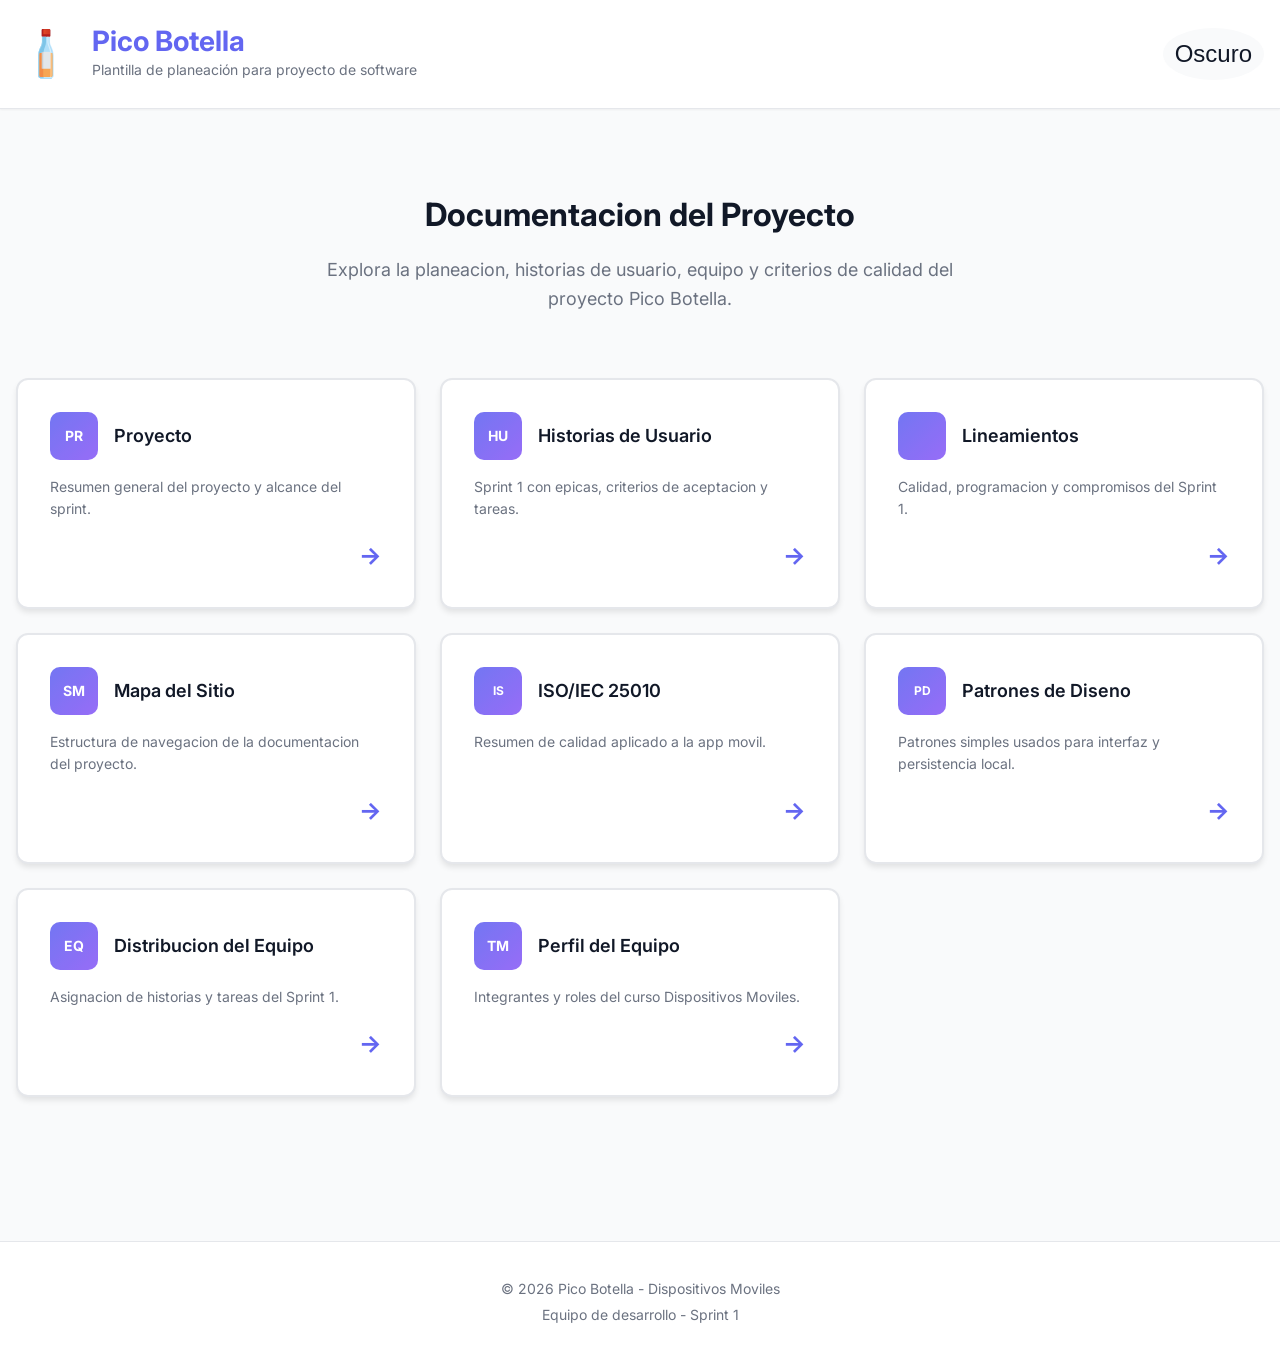
<file: index.html>
<!doctype html>
<html lang="es">
  <head>
    <meta charset="UTF-8" />
    <meta name="viewport" content="width=device-width, initial-scale=1.0" />
    <meta
      name="description"
      content="Pico Botella - Aplicacion movil del curso Dispositivos Moviles. Documentacion tecnica del proyecto."
    />
    <title>Pico Botella - Documentacion del Proyecto</title>
    <link rel="icon" type="image/svg+xml" href="pico-botella-icon.svg" />
    <link rel="stylesheet" href="styles/user_stories.css" />
    <link rel="stylesheet" href="styles/index.css" />
    <link rel="preconnect" href="https://fonts.googleapis.com" />
    <link rel="preconnect" href="https://fonts.gstatic.com" crossorigin />
    <link
      href="https://fonts.googleapis.com/css2?family=Inter:wght@300;400;500;600;700&display=swap"
      rel="stylesheet"
    />
  </head>
  <body>
    <!-- ===== CABECERA ===== -->
    <header class="header">
      <div class="container">
        <div class="header-content">
          <div class="logo-section">
            <img
              id="header-logo"
              src="pico-botella-icon.svg"
              alt="Pico Botella"
              class="logo-img"
            />
            <div class="logo-text">
              <h1 class="logo-title" id="header-title"></h1>
              <p class="logo-subtitle" id="header-subtitle"></p>
            </div>
          </div>
          <button
            id="theme-toggle"
            class="theme-toggle"
            aria-label="Cambiar tema"
          >
            <span class="theme-icon">Oscuro</span>
          </button>
        </div>
      </div>
    </header>

    <!-- ===== CONTENIDO PRINCIPAL ===== -->
    <main class="main">
      <div class="container">
        <!-- Bienvenida -->
        <section class="welcome-section" aria-label="Bienvenida">
          <h2 class="welcome-title" id="welcome-title">
            Documentacion del Proyecto
          </h2>
          <p class="welcome-description" id="welcome-description">
            Cargando...
          </p>
        </section>

        <!-- Cuadricula de navegacion (renderizada desde index_data.js) -->
        <nav
          class="navigation-grid"
          id="navigation-grid"
          aria-label="Secciones del proyecto"
        >
          <!-- Renderizado dinamico desde scripts/index.js -->
        </nav>
      </div>
    </main>

    <!-- ===== PIE DE PAGINA ===== -->
    <footer class="footer">
      <div class="container">
        <!-- Renderizado dinamico desde scripts/index.js -->
      </div>
    </footer>

    <!-- Datos primero, luego el motor de renderizado -->
    <script src="data/config.data.js"></script>
    <script src="data/index_data.js"></script>
    <script src="scripts/index.js"></script>
  </body>
</html>
</file>
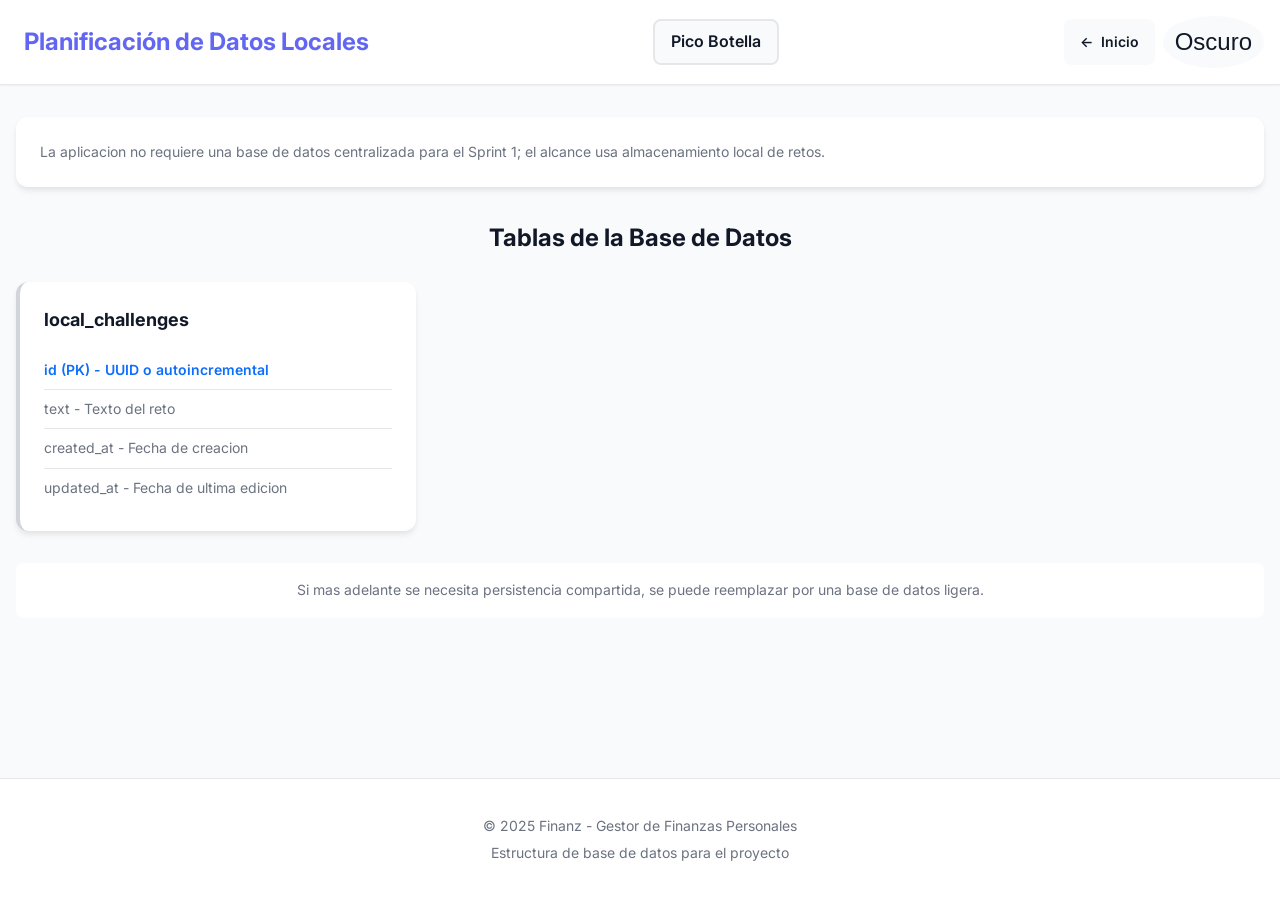
<file: views/database_plan.html>
<!doctype html>
<html lang="es">
  <head>
    <meta charset="UTF-8" />
    <meta name="viewport" content="width=device-width, initial-scale=1.0" />
    <meta
      name="description"
      content="Modelo de datos local del proyecto Pico Botella"
    />
    <title>Modelo de Datos - Pico Botella</title>
    <link rel="icon" type="image/svg+xml" href="../pico-botella-icon.svg" />
    <link rel="stylesheet" href="../styles/user_stories.css" />
    <link rel="stylesheet" href="../styles/database_plan.css" />
    <link rel="preconnect" href="https://fonts.googleapis.com" />
    <link rel="preconnect" href="https://fonts.gstatic.com" crossorigin />
    <link
      href="https://fonts.googleapis.com/css2?family=Inter:wght@300;400;500;600;700&display=swap"
      rel="stylesheet"
    />
  </head>
  <body>
    <header class="header">
      <div class="container">
        <div class="header-content">
          <h1 class="logo">
            <span class="logo-icon"></span>
            Planificación de Datos Locales
          </h1>
          <div class="project-info">
            <span class="project-name">Pico Botella</span>
          </div>
          <div style="display: flex; gap: 0.5rem; align-items: center">
            <a
              href="../index.html"
              class="back-button"
              aria-label="Volver al inicio"
            >
              <span>←</span> Inicio
            </a>
            <button
              id="theme-toggle"
              class="theme-toggle"
              aria-label="Cambiar tema"
            >
              <span class="theme-icon">Oscuro</span>
            </button>
          </div>
        </div>
      </div>
    </header>

    <main class="main">
      <div class="container">
        <!-- Información del proyecto -->
        <section class="info-section">
          <p class="info-description" id="db-description">
            Modelo relacional optimizado para PostgreSQL con las tablas
            principales y sus relaciones.
          </p>
        </section>

        <!-- Error State -->
        <div id="error-state" class="error-state" hidden role="alert">
          <h2>Error al cargar información</h2>
          <p id="error-message"></p>
        </div>

        <!-- Lista de tablas -->
        <section class="tables-section">
          <h2 class="section-title">Tablas de la Base de Datos</h2>
          <div id="tables-list" class="tables-grid">
            <!-- Se cargará dinámicamente -->
          </div>
        </section>

        <p class="footer-note" id="db-note">
          Notas: PK = Primary Key, FK = Foreign Key. Ajusta campos y tipos según
          necesidades (ej. índices, constraints, JSONB para reportes y
          configuraciones).
        </p>
      </div>
    </main>

    <footer class="footer">
      <div class="container">
        <p>&copy; 2025 Finanz - Gestor de Finanzas Personales</p>
        <p>Estructura de base de datos para el proyecto</p>
      </div>
    </footer>

    <script src="../data/database_data.js"></script>
    <script src="../scripts/database_plan.js"></script>
  </body>
</html>
</file>
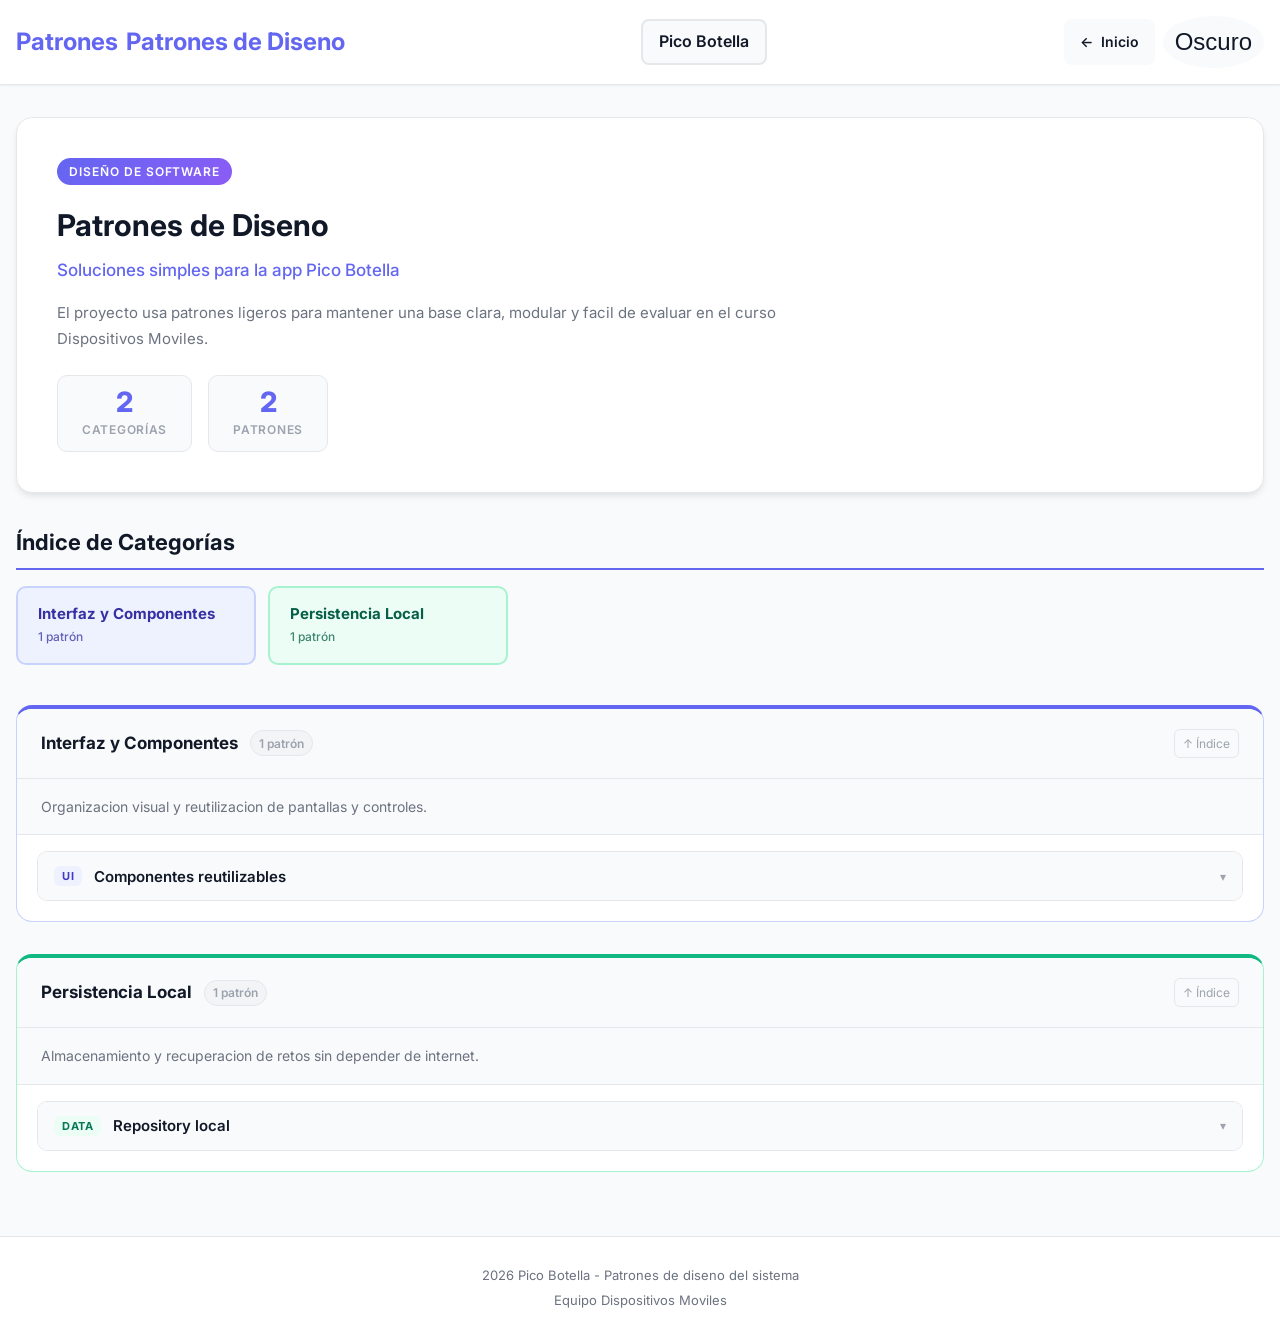
<file: views/design_patterns.html>
<!doctype html>
<html lang="es">
  <head>
    <meta charset="UTF-8" />
    <meta name="viewport" content="width=device-width, initial-scale=1.0" />
    <meta
      name="description"
      content="Patrones de diseno arquitecturales y de software aplicados al proyecto Pico Botella"
    />
    <title>Patrones de Diseno - Pico Botella</title>
    <link rel="icon" type="image/svg+xml" href="../pico-botella-icon.svg" />
    <link rel="stylesheet" href="../styles/user_stories.css" />
    <link rel="stylesheet" href="../styles/design_patterns.css" />
    <link rel="preconnect" href="https://fonts.googleapis.com" />
    <link rel="preconnect" href="https://fonts.gstatic.com" crossorigin />
    <link
      href="https://fonts.googleapis.com/css2?family=Inter:wght@300;400;500;600;700&display=swap"
      rel="stylesheet"
    />
  </head>
  <body>
    <header class="header">
      <div class="container">
        <div class="header-content">
          <h1 class="logo">
            <span class="logo-label">Patrones</span>
            Patrones de Diseno
          </h1>
          <div class="project-info">
            <span class="project-name">Pico Botella</span>
          </div>
          <div style="display: flex; gap: 0.5rem; align-items: center">
            <a href="../index.html" class="back-button" aria-label="Volver al inicio">
              <span>&#8592;</span> Inicio
            </a>
            <button id="theme-toggle" class="theme-toggle" aria-label="Cambiar tema">
              <span class="theme-icon">Oscuro</span>
            </button>
          </div>
        </div>
      </div>
    </header>

    <main class="main">
      <div class="container">

        <!-- Introduccion -->
        <section class="dp-intro" id="dp-intro">
          <!-- Renderizado dinamico -->
        </section>

        <!-- Indice rapido -->
        <nav class="dp-toc" id="dp-toc" aria-label="Indice de categorias">
          <!-- Renderizado dinamico -->
        </nav>

        <!-- Categorias con patrones -->
        <section class="dp-categories" id="dp-categories" aria-label="Categorias de patrones">
          <!-- Renderizado dinamico -->
        </section>

      </div>
    </main>

    <footer class="footer dp-footer">
      <div class="container">
        <p>2026 Pico Botella - Patrones de diseno del sistema</p>
        <p>Equipo Dispositivos Moviles</p>
      </div>
    </footer>

    <script src="../data/design_patterns_data.js"></script>
    <script src="../scripts/design_patterns.js"></script>
  </body>
</html>
</file>
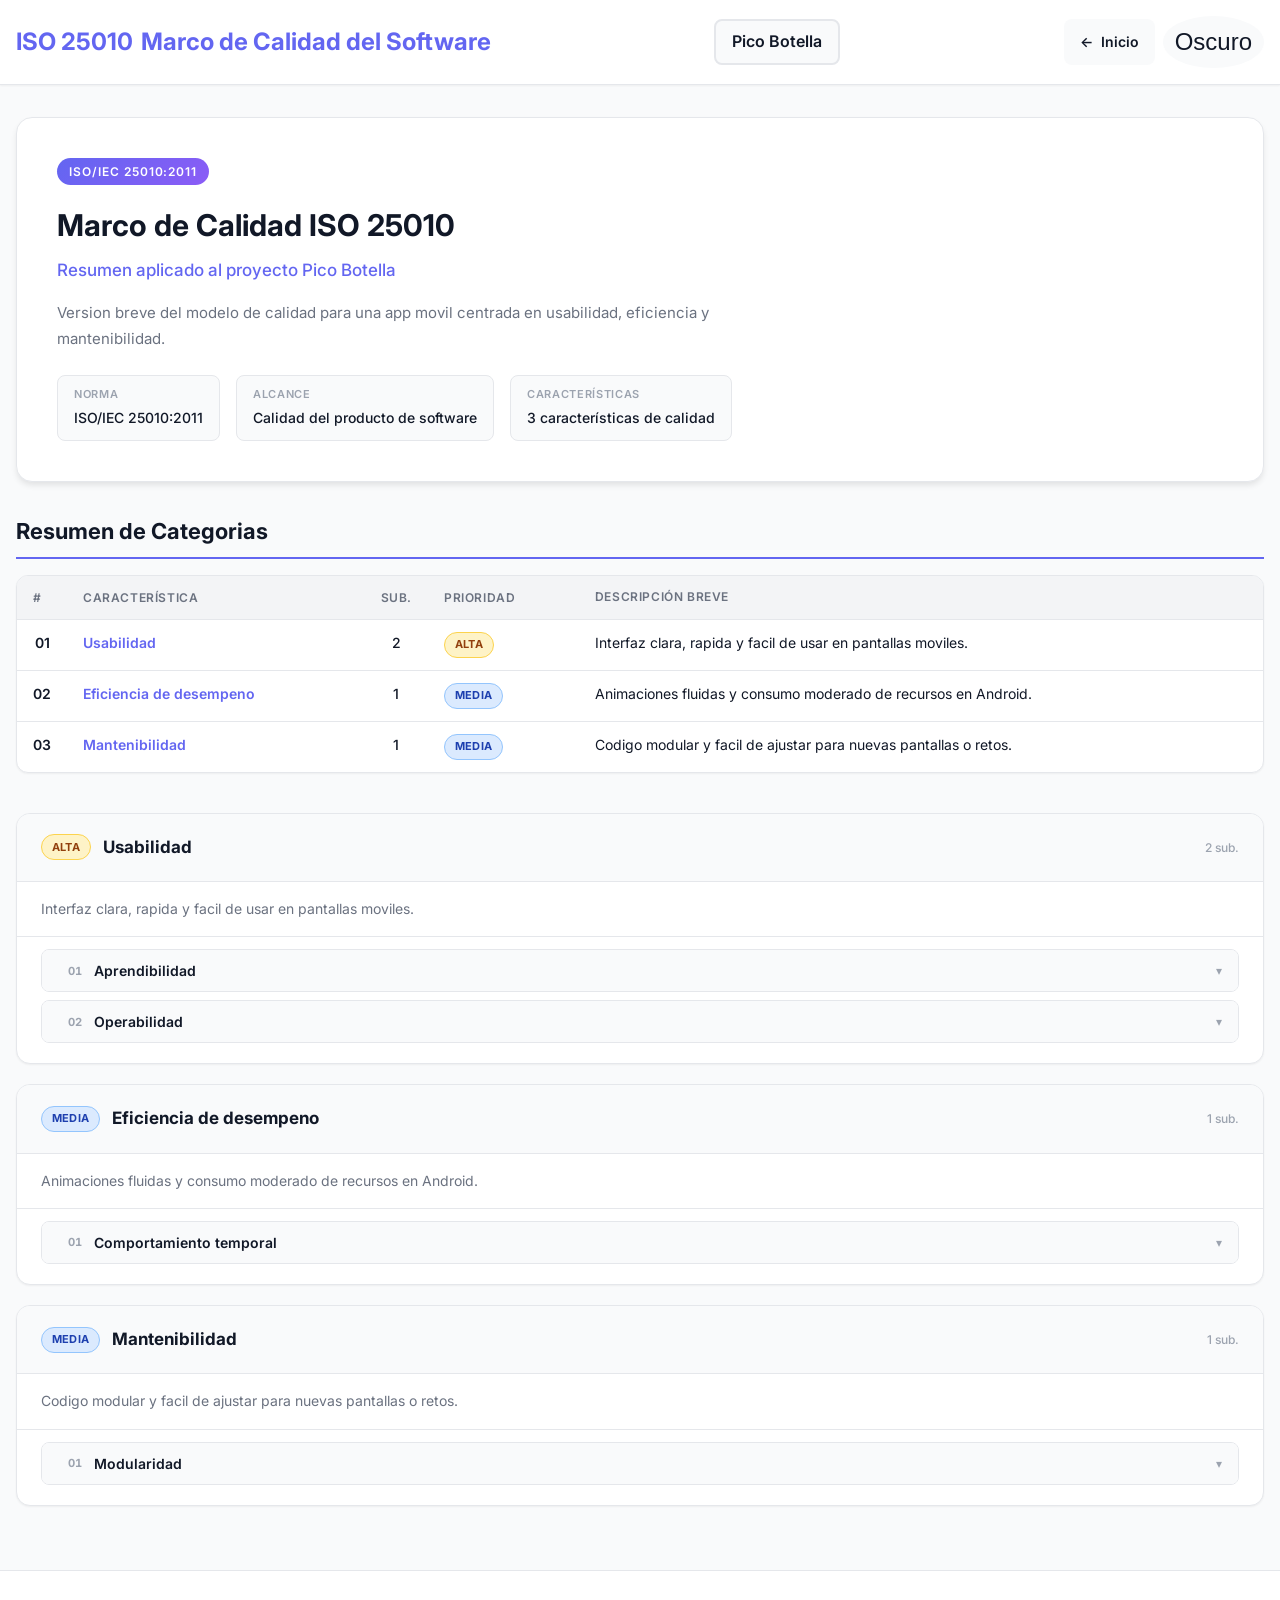
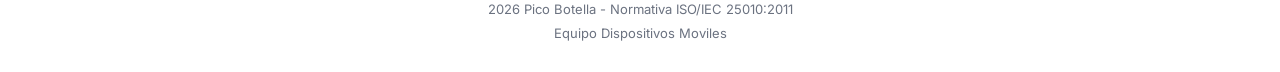
<file: views/iso_25010.html>
<!doctype html>
<html lang="es">
  <head>
    <meta charset="UTF-8" />
    <meta name="viewport" content="width=device-width, initial-scale=1.0" />
    <meta
      name="description"
      content="Marco de Calidad ISO 25010 aplicado al proyecto Pico Botella"
    />
    <title>ISO 25010 - Pico Botella</title>
    <link rel="icon" type="image/svg+xml" href="../pico-botella-icon.svg" />
    <link rel="stylesheet" href="../styles/user_stories.css" />
    <link rel="stylesheet" href="../styles/iso_25010.css" />
    <link rel="preconnect" href="https://fonts.googleapis.com" />
    <link rel="preconnect" href="https://fonts.gstatic.com" crossorigin />
    <link
      href="https://fonts.googleapis.com/css2?family=Inter:wght@300;400;500;600;700&display=swap"
      rel="stylesheet"
    />
  </head>
  <body>
    <header class="header">
      <div class="container">
        <div class="header-content">
          <h1 class="logo">
            <span class="logo-label">ISO 25010</span>
            Marco de Calidad del Software
          </h1>
          <div class="project-info">
            <span class="project-name">Pico Botella</span>
          </div>
          <div style="display: flex; gap: 0.5rem; align-items: center">
            <a href="../index.html" class="back-button" aria-label="Volver al inicio">
              <span>&#8592;</span> Inicio
            </a>
            <button id="theme-toggle" class="theme-toggle" aria-label="Cambiar tema">
              <span class="theme-icon">Oscuro</span>
            </button>
          </div>
        </div>
      </div>
    </header>

    <main class="main">
      <div class="container">

        <!-- Seccion introductoria -->
        <section class="iso-intro" id="iso-intro">
          <!-- Renderizado dinamico desde iso_25010.js -->
        </section>

        <!-- Tabla de resumen de categorias -->
        <section class="iso-summary-table" aria-label="Tabla resumen ISO 25010">
          <h2 class="section-title">Resumen de Categorias</h2>
          <div class="table-wrapper" id="iso-summary-table">
            <!-- Renderizado dinamico -->
          </div>
        </section>

        <!-- Acordeones por categoria -->
        <section class="iso-categories" id="iso-categories" aria-label="Categorias ISO 25010">
          <!-- Renderizado dinamico -->
        </section>

      </div>
    </main>

    <footer class="footer iso-footer">
      <div class="container">
        <p>2026 Pico Botella - Normativa ISO/IEC 25010:2011</p>
        <p>Equipo Dispositivos Moviles</p>
      </div>
    </footer>

    <script src="../data/iso_25010_data.js"></script>
    <script src="../scripts/iso_25010.js"></script>
  </body>
</html>
</file>
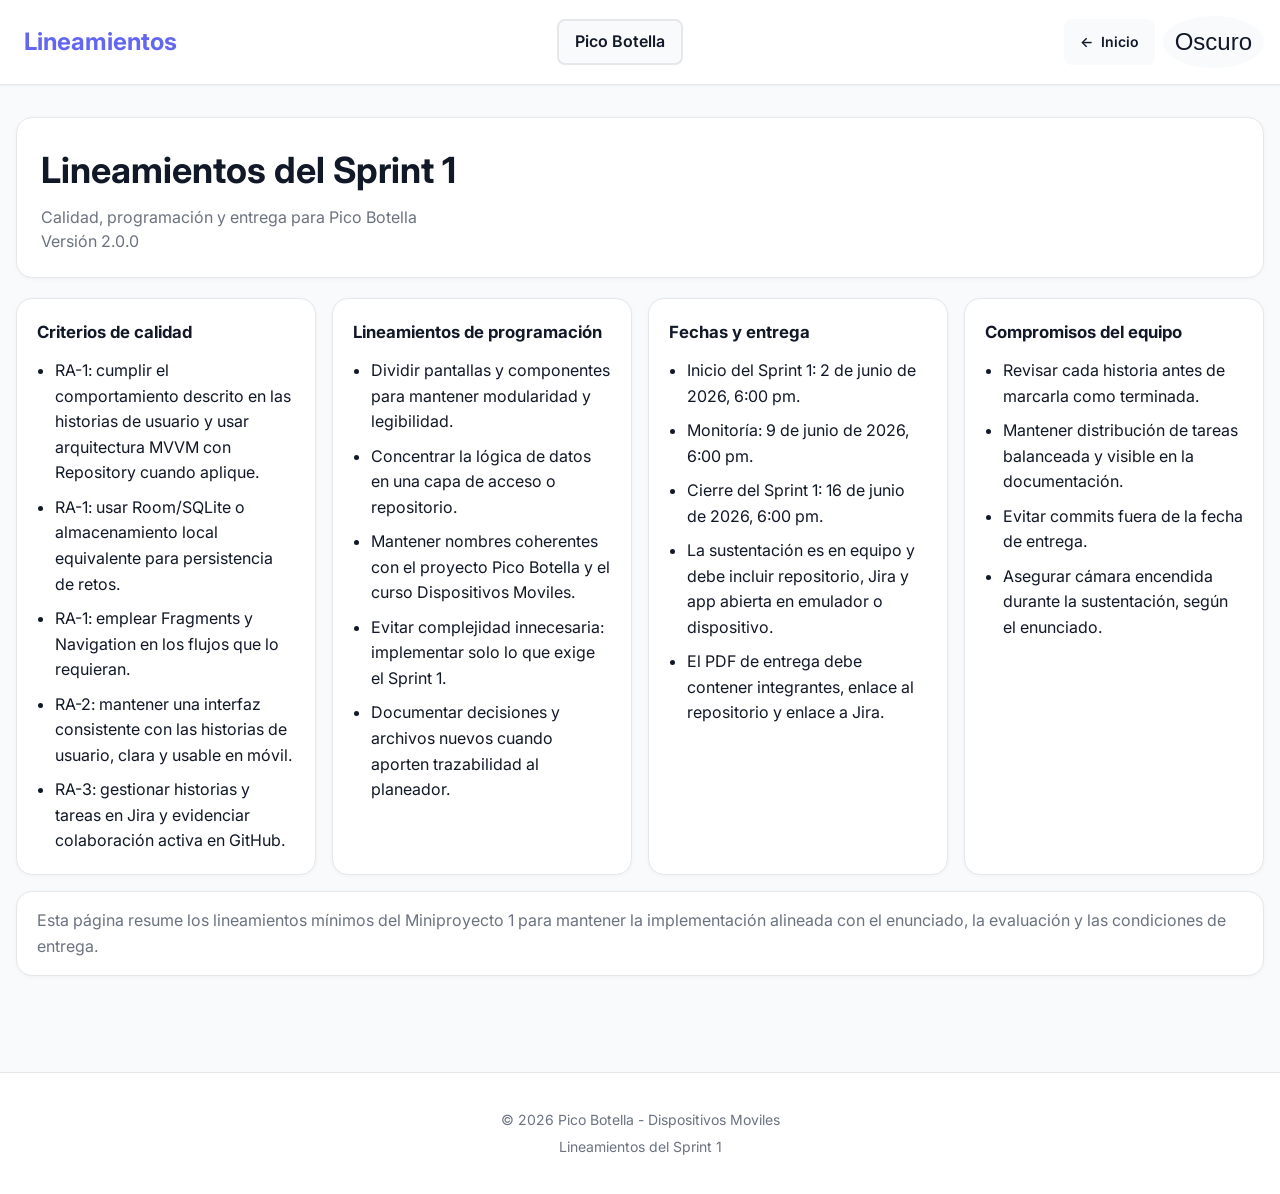
<file: views/lineamientos.html>
<!doctype html>
<html lang="es">
  <head>
    <meta charset="UTF-8" />
    <meta name="viewport" content="width=device-width, initial-scale=1.0" />
    <meta
      name="description"
      content="Lineamientos del Sprint 1 para el proyecto Pico Botella"
    />
    <title>Lineamientos - Pico Botella</title>
    <link rel="icon" type="image/svg+xml" href="../pico-botella-icon.svg" />
    <link rel="stylesheet" href="../styles/user_stories.css" />
    <link rel="stylesheet" href="../styles/lineamientos.css" />
    <link rel="preconnect" href="https://fonts.googleapis.com" />
    <link rel="preconnect" href="https://fonts.gstatic.com" crossorigin />
    <link
      href="https://fonts.googleapis.com/css2?family=Inter:wght@300;400;500;600;700&display=swap"
      rel="stylesheet"
    />
  </head>
  <body>
    <header class="header">
      <div class="container">
        <div class="header-content">
          <h1 class="logo">
            <span class="logo-icon"></span>
            Lineamientos
          </h1>
          <div class="project-info">
            <span class="project-name">Pico Botella</span>
          </div>
          <div style="display:flex; gap:0.5rem; align-items:center">
            <a href="../index.html" class="back-button" aria-label="Volver al inicio">
              <span>←</span> Inicio
            </a>
            <button id="theme-toggle" class="theme-toggle" aria-label="Cambiar tema">
              <span class="theme-icon">Oscuro</span>
            </button>
          </div>
        </div>
      </div>
    </header>

    <main class="main">
      <div class="container">
        <section class="lineamientos-hero" id="lineamientos-hero"></section>
        <section class="lineamientos-grid" id="lineamientos-grid"></section>
        <p class="lineamientos-note" id="lineamientos-note"></p>
      </div>
    </main>

    <footer class="footer">
      <div class="container">
        <p>&copy; 2026 Pico Botella - Dispositivos Moviles</p>
        <p>Lineamientos del Sprint 1</p>
      </div>
    </footer>

    <script src="../data/config.data.js"></script>
    <script src="../data/lineamientos_data.js"></script>
    <script src="../scripts/lineamientos.js"></script>
  </body>
</html>
</file>
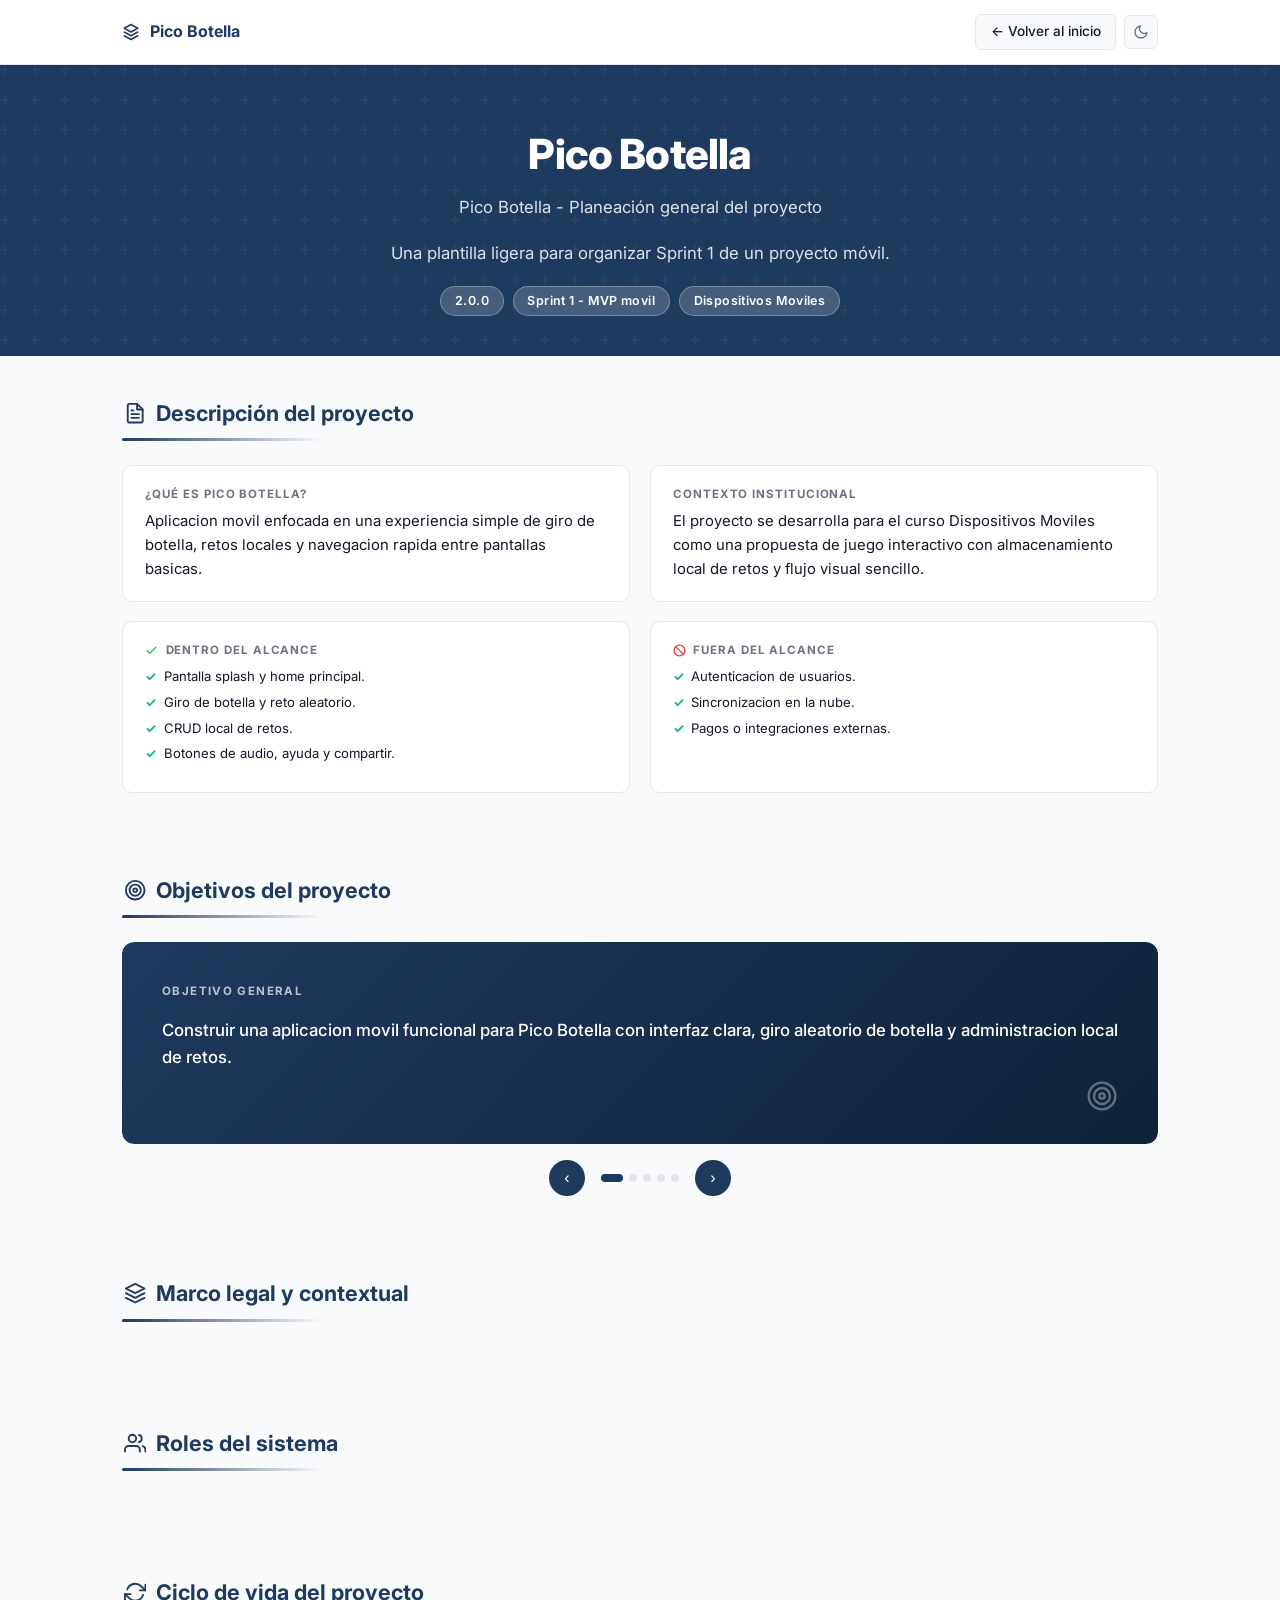
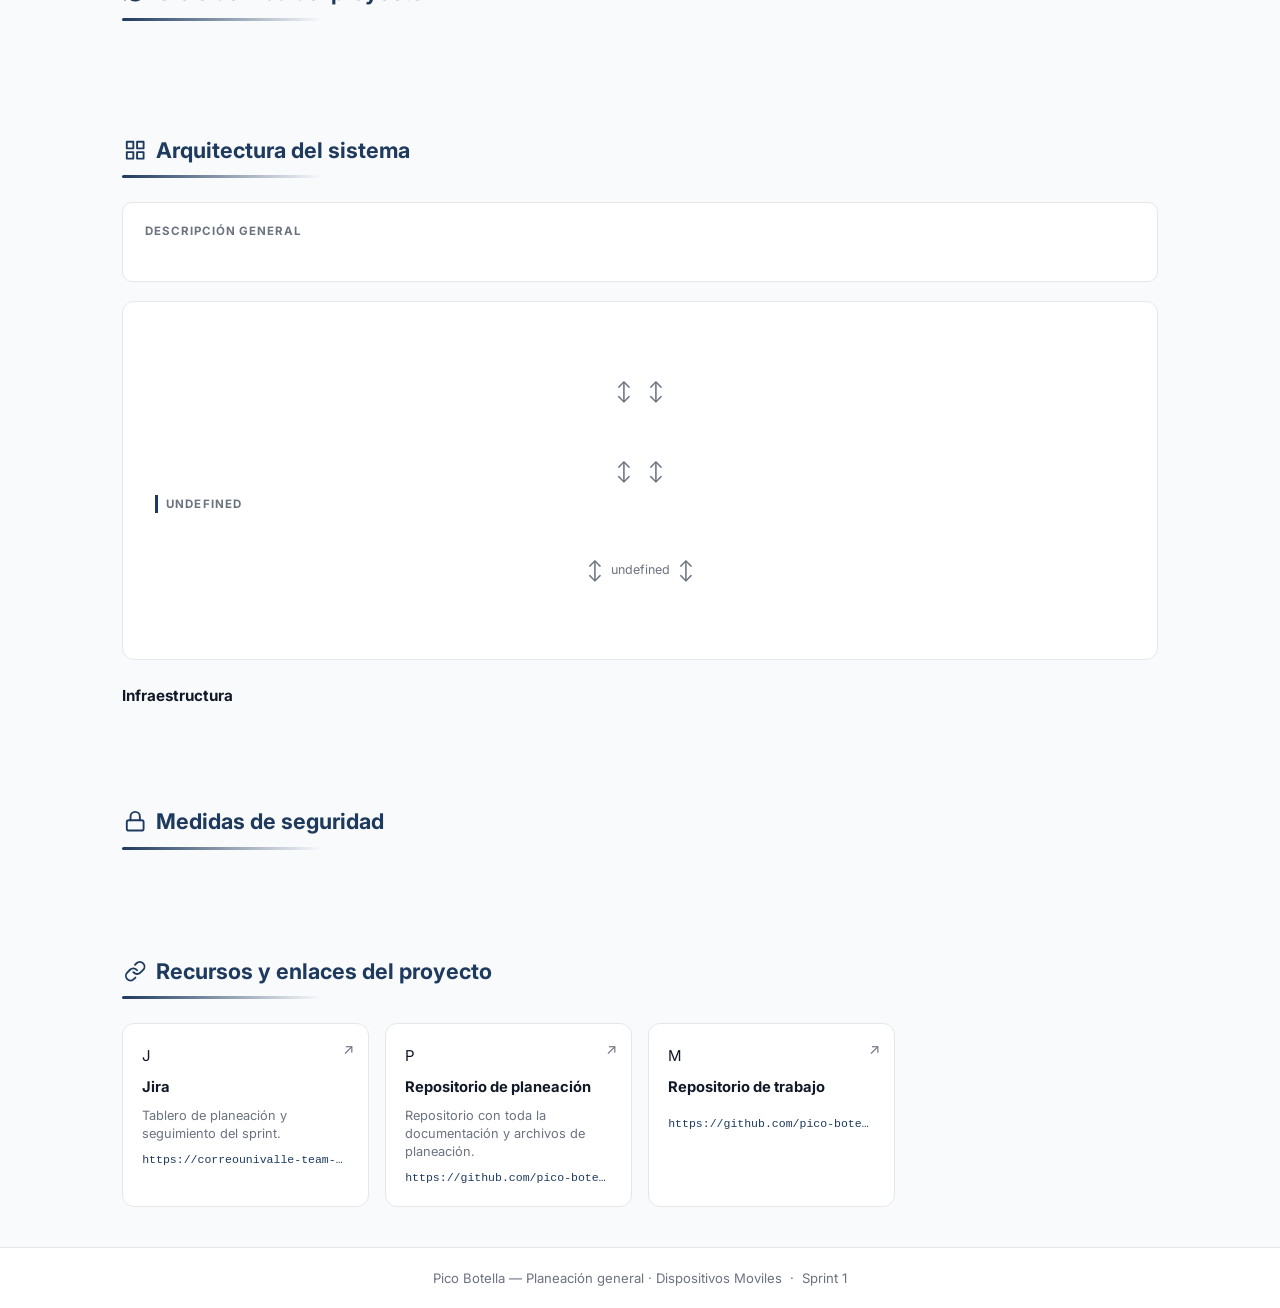
<file: views/project.html>
<!doctype html>
<html lang="es">
  <head>
    <meta charset="UTF-8" />
    <meta name="viewport" content="width=device-width, initial-scale=1.0" />
    <meta
      name="description"
      content="Información del proyecto Pico Botella — Juego móvil para el curso Dispositivos Moviles"
    />
    <title>Proyecto — Pico Botella</title>
    <link rel="icon" type="image/svg+xml" href="../pico-botella-icon.svg" />
    <link rel="stylesheet" href="../styles/project.css" />
    <link rel="preconnect" href="https://fonts.googleapis.com" />
    <link rel="preconnect" href="https://fonts.gstatic.com" crossorigin />
    <link
      href="https://fonts.googleapis.com/css2?family=Inter:wght@300;400;500;600;700;800&display=swap"
      rel="stylesheet"
    />
  </head>
  <body>
    <!-- ── Header ──────────────────────────────────────────── -->
    <header class="header">
      <div class="header-inner">
        <a href="../index.html" class="header-brand">
          <svg
            class="brand-icon"
            width="18"
            height="18"
            viewBox="0 0 24 24"
            fill="none"
            stroke="currentColor"
            stroke-width="2"
            stroke-linecap="round"
            stroke-linejoin="round"
            aria-hidden="true"
          >
            <path d="M12 2L3 7l9 5 9-5-9-5z" />
            <path d="M3 12l9 5 9-5" />
            <path d="M3 17l9 5 9-5" />
          </svg>
          Pico Botella
        </a>
        <div class="header-actions">
          <a href="../index.html" class="back-btn">← Volver al inicio</a>
          <button
            class="theme-btn"
            id="theme-toggle"
            aria-label="Cambiar tema"
            title="Cambiar tema"
          >
            <svg
              width="16"
              height="16"
              viewBox="0 0 24 24"
              fill="none"
              stroke="currentColor"
              stroke-width="2"
              stroke-linecap="round"
              stroke-linejoin="round"
              aria-hidden="true"
            >
              <path d="M21 12.79A9 9 0 1 1 11.21 3 7 7 0 0 0 21 12.79z" />
            </svg>
          </button>
        </div>
      </div>
    </header>

    <main class="main-content">
      <!-- ── Hero ─────────────────────────────────────────── -->
      <section class="project-hero" aria-label="Presentación del proyecto">
        <h1 class="project-hero-title" id="hero-project-name">Pico Botella</h1>
        <p class="project-hero-subtitle" id="hero-full-name"></p>
        <p class="project-hero-subtitle" id="hero-tagline"></p>
        <div class="hero-badges" id="hero-badges"></div>
      </section>

      <!-- ── Descripción del proyecto ─────────────────────── -->
      <div class="project-section">
        <h2 class="section-title">
          <span class="section-icon"
            ><svg
              width="18"
              height="18"
              viewBox="0 0 24 24"
              fill="none"
              stroke="currentColor"
              stroke-width="2"
              stroke-linecap="round"
              stroke-linejoin="round"
              aria-hidden="true"
            >
              <path
                d="M14 2H6a2 2 0 0 0-2 2v16a2 2 0 0 0 2 2h12a2 2 0 0 0 2-2V8z"
              />
              <polyline points="14 2 14 8 20 8" />
              <line x1="16" y1="13" x2="8" y2="13" />
              <line x1="16" y1="17" x2="8" y2="17" />
              <polyline points="10 9 9 9 8 9" /></svg
          ></span>
          Descripción del proyecto
        </h2>
        <hr class="section-divider" />
        <div class="description-grid">
          <div class="info-card">
            <div class="info-card-label">¿Qué es Pico Botella?</div>
            <div class="info-card-text" id="project-description-text"></div>
          </div>
          <div class="info-card">
            <div class="info-card-label">Contexto institucional</div>
            <div class="info-card-text" id="project-context-text"></div>
          </div>
          <div class="info-card">
            <div class="info-card-label">
              <svg
                class="label-icon label-icon--ok"
                width="13"
                height="13"
                viewBox="0 0 24 24"
                fill="none"
                stroke="currentColor"
                stroke-width="2.5"
                stroke-linecap="round"
                stroke-linejoin="round"
                aria-hidden="true"
              >
                <polyline points="20 6 9 17 4 12" />
              </svg>
              Dentro del alcance
            </div>
            <ul
              class="role-list"
              id="scope-in-list"
              style="margin-top: 0.3rem"
            ></ul>
          </div>
          <div class="info-card">
            <div class="info-card-label">
              <svg
                class="label-icon label-icon--no"
                width="13"
                height="13"
                viewBox="0 0 24 24"
                fill="none"
                stroke="currentColor"
                stroke-width="2.5"
                stroke-linecap="round"
                stroke-linejoin="round"
                aria-hidden="true"
              >
                <circle cx="12" cy="12" r="10" />
                <line x1="4.93" y1="4.93" x2="19.07" y2="19.07" />
              </svg>
              Fuera del alcance
            </div>
            <ul
              class="role-list"
              id="scope-out-list"
              style="margin-top: 0.3rem; --check-color: #ef4444"
            ></ul>
          </div>
        </div>
      </div>

      <!-- ── Objetivos (carrusel) ──────────────────────────── -->
      <div class="project-section">
        <h2 class="section-title">
          <span class="section-icon"
            ><svg
              width="18"
              height="18"
              viewBox="0 0 24 24"
              fill="none"
              stroke="currentColor"
              stroke-width="2"
              stroke-linecap="round"
              stroke-linejoin="round"
              aria-hidden="true"
            >
              <circle cx="12" cy="12" r="10" />
              <circle cx="12" cy="12" r="6" />
              <circle cx="12" cy="12" r="2" /></svg
          ></span>
          Objetivos del proyecto
        </h2>
        <hr class="section-divider" />
        <div class="carousel-wrapper">
          <div class="carousel-track" id="carousel-track"></div>
        </div>
        <div class="carousel-controls">
          <button
            class="carousel-btn"
            onclick="carouselPrev()"
            aria-label="Anterior"
          >
            ‹
          </button>
          <div class="carousel-dots" id="carousel-dots"></div>
          <button
            class="carousel-btn"
            onclick="carouselNext()"
            aria-label="Siguiente"
          >
            ›
          </button>
        </div>
      </div>

      <!-- ── Marco legal ───────────────────────────────────── -->
      <div class="project-section">
        <h2 class="section-title">
          <span class="section-icon"
            ><svg
              width="18"
              height="18"
              viewBox="0 0 24 24"
              fill="none"
              stroke="currentColor"
              stroke-width="2"
              stroke-linecap="round"
              stroke-linejoin="round"
              aria-hidden="true"
            >
              <path d="M12 2L2 7l10 5 10-5-10-5z" />
              <path d="M2 17l10 5 10-5" />
              <path d="M2 12l10 5 10-5" /></svg
          ></span>
          Marco legal y contextual
        </h2>
        <hr class="section-divider" />
        <div class="legal-accordion" id="legal-accordion"></div>
      </div>

      <!-- ── Roles del sistema ─────────────────────────────── -->
      <div class="project-section">
        <h2 class="section-title">
          <span class="section-icon"
            ><svg
              width="18"
              height="18"
              viewBox="0 0 24 24"
              fill="none"
              stroke="currentColor"
              stroke-width="2"
              stroke-linecap="round"
              stroke-linejoin="round"
              aria-hidden="true"
            >
              <path d="M17 21v-2a4 4 0 0 0-4-4H5a4 4 0 0 0-4 4v2" />
              <circle cx="9" cy="7" r="4" />
              <path d="M23 21v-2a4 4 0 0 0-3-3.87" />
              <path d="M16 3.13a4 4 0 0 1 0 7.75" /></svg
          ></span>
          Roles del sistema
        </h2>
        <hr class="section-divider" />
        <div class="roles-grid" id="roles-grid"></div>
      </div>

      <!-- ── Flujo de estados ──────────────────────────────── -->
      <div class="project-section">
        <h2 class="section-title">
          <span class="section-icon"
            ><svg
              width="18"
              height="18"
              viewBox="0 0 24 24"
              fill="none"
              stroke="currentColor"
              stroke-width="2"
              stroke-linecap="round"
              stroke-linejoin="round"
              aria-hidden="true"
            >
              <polyline points="23 4 23 10 17 10" />
              <polyline points="1 20 1 14 7 14" />
              <path
                d="M3.51 9a9 9 0 0 1 14.85-3.36L23 10M1 14l4.64 4.36A9 9 0 0 0 20.49 15"
              /></svg
          ></span>
          Ciclo de vida del proyecto
        </h2>
        <hr class="section-divider" />
        <div class="states-flow" id="states-flow"></div>
      </div>

      <!-- ── Arquitectura ──────────────────────────────────── -->
      <div class="project-section">
        <h2 class="section-title">
          <span class="section-icon"
            ><svg
              width="18"
              height="18"
              viewBox="0 0 24 24"
              fill="none"
              stroke="currentColor"
              stroke-width="2"
              stroke-linecap="round"
              stroke-linejoin="round"
              aria-hidden="true"
            >
              <rect x="3" y="3" width="7" height="7" />
              <rect x="14" y="3" width="7" height="7" />
              <rect x="14" y="14" width="7" height="7" />
              <rect x="3" y="14" width="7" height="7" /></svg
          ></span>
          Arquitectura del sistema
        </h2>
        <hr class="section-divider" />

        <div class="info-card" style="margin-bottom: 1.2rem">
          <div class="info-card-label">Descripción general</div>
          <div class="info-card-text" id="arch-description"></div>
          <ul
            class="role-list"
            id="arch-principles"
            style="margin-top: 0.8rem"
          ></ul>
        </div>

        <div class="arch-diagram" id="arch-diagram">
          <!-- Todas las capas se renderizan dinamicamente desde project.js -->
        </div>

        <!-- Infrastructure cards -->
        <h3
          style="
            font-size: 0.95rem;
            font-weight: 700;
            color: var(--color-text);
            margin-bottom: 0.5rem;
          "
        >
          Infraestructura
        </h3>
        <div class="infra-grid" id="arch-infra"></div>
      </div>

      <!-- ── Seguridad ──────────────────────────────────────── -->
      <div class="project-section">
        <h2 class="section-title">
          <span class="section-icon"
            ><svg
              width="18"
              height="18"
              viewBox="0 0 24 24"
              fill="none"
              stroke="currentColor"
              stroke-width="2"
              stroke-linecap="round"
              stroke-linejoin="round"
              aria-hidden="true"
            >
              <rect x="3" y="11" width="18" height="11" rx="2" ry="2" />
              <path d="M7 11V7a5 5 0 0 1 10 0v4" /></svg
          ></span>
          Medidas de seguridad
        </h2>
        <hr class="section-divider" />
        <div class="security-grid" id="security-grid"></div>
      </div>

      <!-- ── Links ──────────────────────────────────────────── -->
      <div class="project-section">
        <h2 class="section-title">
          <span class="section-icon"
            ><svg
              width="18"
              height="18"
              viewBox="0 0 24 24"
              fill="none"
              stroke="currentColor"
              stroke-width="2"
              stroke-linecap="round"
              stroke-linejoin="round"
              aria-hidden="true"
            >
              <path
                d="M10 13a5 5 0 0 0 7.54.54l3-3a5 5 0 0 0-7.07-7.07l-1.72 1.71"
              />
              <path
                d="M14 11a5 5 0 0 0-7.54-.54l-3 3a5 5 0 0 0 7.07 7.07l1.71-1.71"
              /></svg
          ></span>
          Recursos y enlaces del proyecto
        </h2>
        <hr class="section-divider" />
        <div class="links-grid" id="links-grid"></div>
      </div>
    </main>

    <!-- ── Footer ──────────────────────────────────────────── -->
    <footer class="page-footer">
      Pico Botella — Planeación general · Dispositivos Moviles &nbsp;·&nbsp; Sprint 1
    </footer>

    <!-- ── Scripts ──────────────────────────────────────────── -->
    <script src="../data/project_data.js"></script>
    <script src="../scripts/project.js"></script>
    <script>
      // Theme toggle
      const themeBtn = document.getElementById("theme-toggle");
      const html = document.documentElement;
      const saved = localStorage.getItem("picobotella-theme");
      const sunSVG =
        '<svg width="16" height="16" viewBox="0 0 24 24" fill="none" stroke="currentColor" stroke-width="2" stroke-linecap="round" stroke-linejoin="round"><circle cx="12" cy="12" r="5"/><line x1="12" y1="1" x2="12" y2="3"/><line x1="12" y1="21" x2="12" y2="23"/><line x1="4.22" y1="4.22" x2="5.64" y2="5.64"/><line x1="18.36" y1="18.36" x2="19.78" y2="19.78"/><line x1="1" y1="12" x2="3" y2="12"/><line x1="21" y1="12" x2="23" y2="12"/><line x1="4.22" y1="19.78" x2="5.64" y2="18.36"/><line x1="18.36" y1="5.64" x2="19.78" y2="4.22"/></svg>';
      const moonSVG =
        '<svg width="16" height="16" viewBox="0 0 24 24" fill="none" stroke="currentColor" stroke-width="2" stroke-linecap="round" stroke-linejoin="round"><path d="M21 12.79A9 9 0 1 1 11.21 3 7 7 0 0 0 21 12.79z"/></svg>';
      if (saved) {
        html.setAttribute("data-theme", saved);
        themeBtn.innerHTML = saved === "dark" ? sunSVG : moonSVG;
      }
      themeBtn.addEventListener("click", () => {
        const isDark = html.getAttribute("data-theme") === "dark";
        const next = isDark ? "light" : "dark";
        html.setAttribute("data-theme", next);
        localStorage.setItem("picobotella-theme", next);
        themeBtn.innerHTML = next === "dark" ? sunSVG : moonSVG;
      });
    </script>
  </body>
</html>
</file>
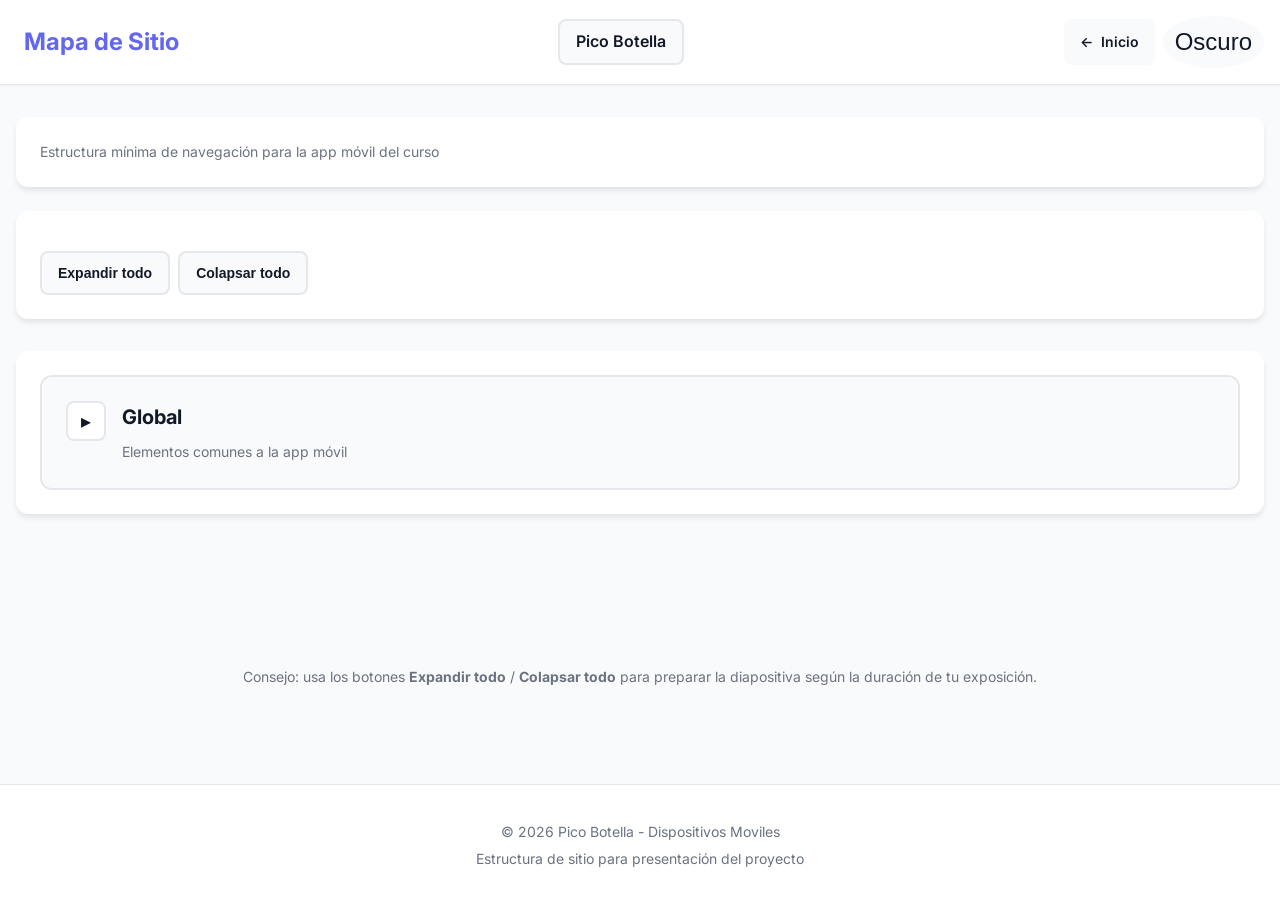
<file: views/site_map.html>
<!doctype html>
<html lang="es">
  <head>
    <meta charset="UTF-8" />
    <meta name="viewport" content="width=device-width, initial-scale=1.0" />
    <meta
      name="description"
      content="Mapa de sitio del proyecto Pico Botella"
    />
    <title>Mapa del Sitio - Pico Botella</title>
    <link rel="icon" type="image/svg+xml" href="../pico-botella-icon.svg" />
    <link rel="stylesheet" href="../styles/user_stories.css" />
    <link rel="stylesheet" href="../styles/site_map.css" />
    <link rel="preconnect" href="https://fonts.googleapis.com" />
    <link rel="preconnect" href="https://fonts.gstatic.com" crossorigin />
    <link
      href="https://fonts.googleapis.com/css2?family=Inter:wght@300;400;500;600;700&display=swap"
      rel="stylesheet"
    />
  </head>
  <body>
    <header class="header">
      <div class="container">
        <div class="header-content">
          <h1 class="logo">
            <span class="logo-icon"></span>
            Mapa de Sitio
          </h1>
          <div class="project-info">
            <span class="project-name">Pico Botella</span>
          </div>
          <div style="display: flex; gap: 0.5rem; align-items: center">
            <a
              href="../index.html"
              class="back-button"
              aria-label="Volver al inicio"
            >
              <span>←</span> Inicio
            </a>
            <button
              id="theme-toggle"
              class="theme-toggle"
              aria-label="Cambiar tema"
            >
              <span class="theme-icon">Oscuro</span>
            </button>
          </div>
        </div>
      </div>
    </header>

    <main class="main">
      <div class="container">
        <!-- Información del proyecto -->
        <section class="info-section">
          <p class="info-description" id="site-description">
            Diagrama HTML interactivo pensado para la presentación: muestra qué
            ve un usuario antes de loguearse y la estructura interna.
          </p>
        </section>

        <!-- Leyenda de badges -->
        <section class="controls">
          <div class="badge-legend" id="badge-legend">
            <!-- Se cargará dinámicamente -->
          </div>
          <div class="control-buttons">
            <button class="btn-control" id="expandAll">Expandir todo</button>
            <button class="btn-control" id="collapseAll">Colapsar todo</button>
          </div>
        </section>

        <!-- Árbol del mapa de sitio -->
        <section class="site-tree-section">
          <div id="site-tree-container" class="site-tree">
            <!-- Se cargará dinámicamente desde site_map_data.js -->
          </div>

          <div
            id="loading"
            class="loading"
            role="status"
            aria-live="polite"
            hidden
          ></div>

          <div id="error-state" class="error-state" hidden role="alert">
            <h2>Error al cargar el mapa</h2>
            <p id="error-message"></p>
          </div>
        </section>

        <p class="footer-note">
          Consejo: usa los botones <strong>Expandir todo</strong> /
          <strong>Colapsar todo</strong> para preparar la diapositiva según la
          duración de tu exposición.
        </p>
      </div>
    </main>

    <footer class="footer">
      <div class="container">
        <p>&copy; 2026 Pico Botella - Dispositivos Moviles</p>
        <p>Estructura de sitio para presentación del proyecto</p>
      </div>
    </footer>

    <script src="../data/site_map_data.js"></script>
    <script src="../scripts/site_map.js"></script>
  </body>
</html>
</file>
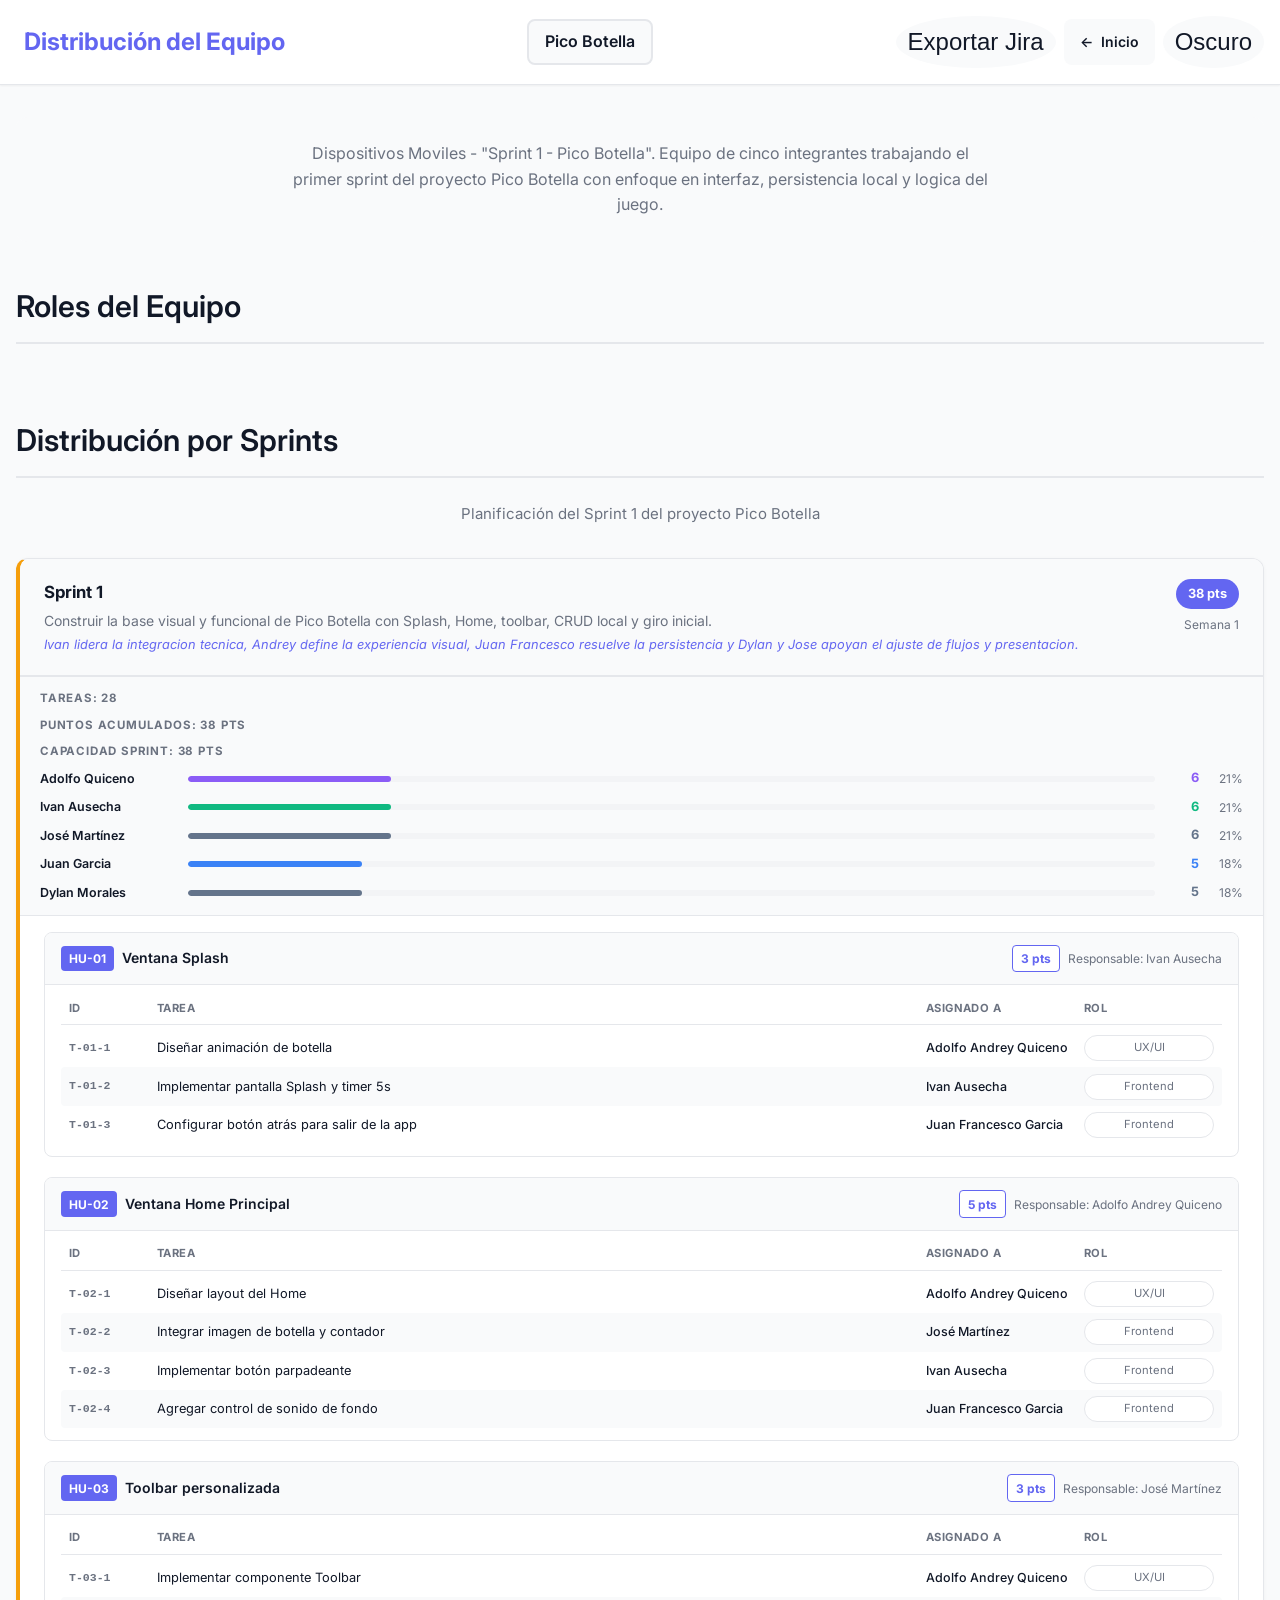
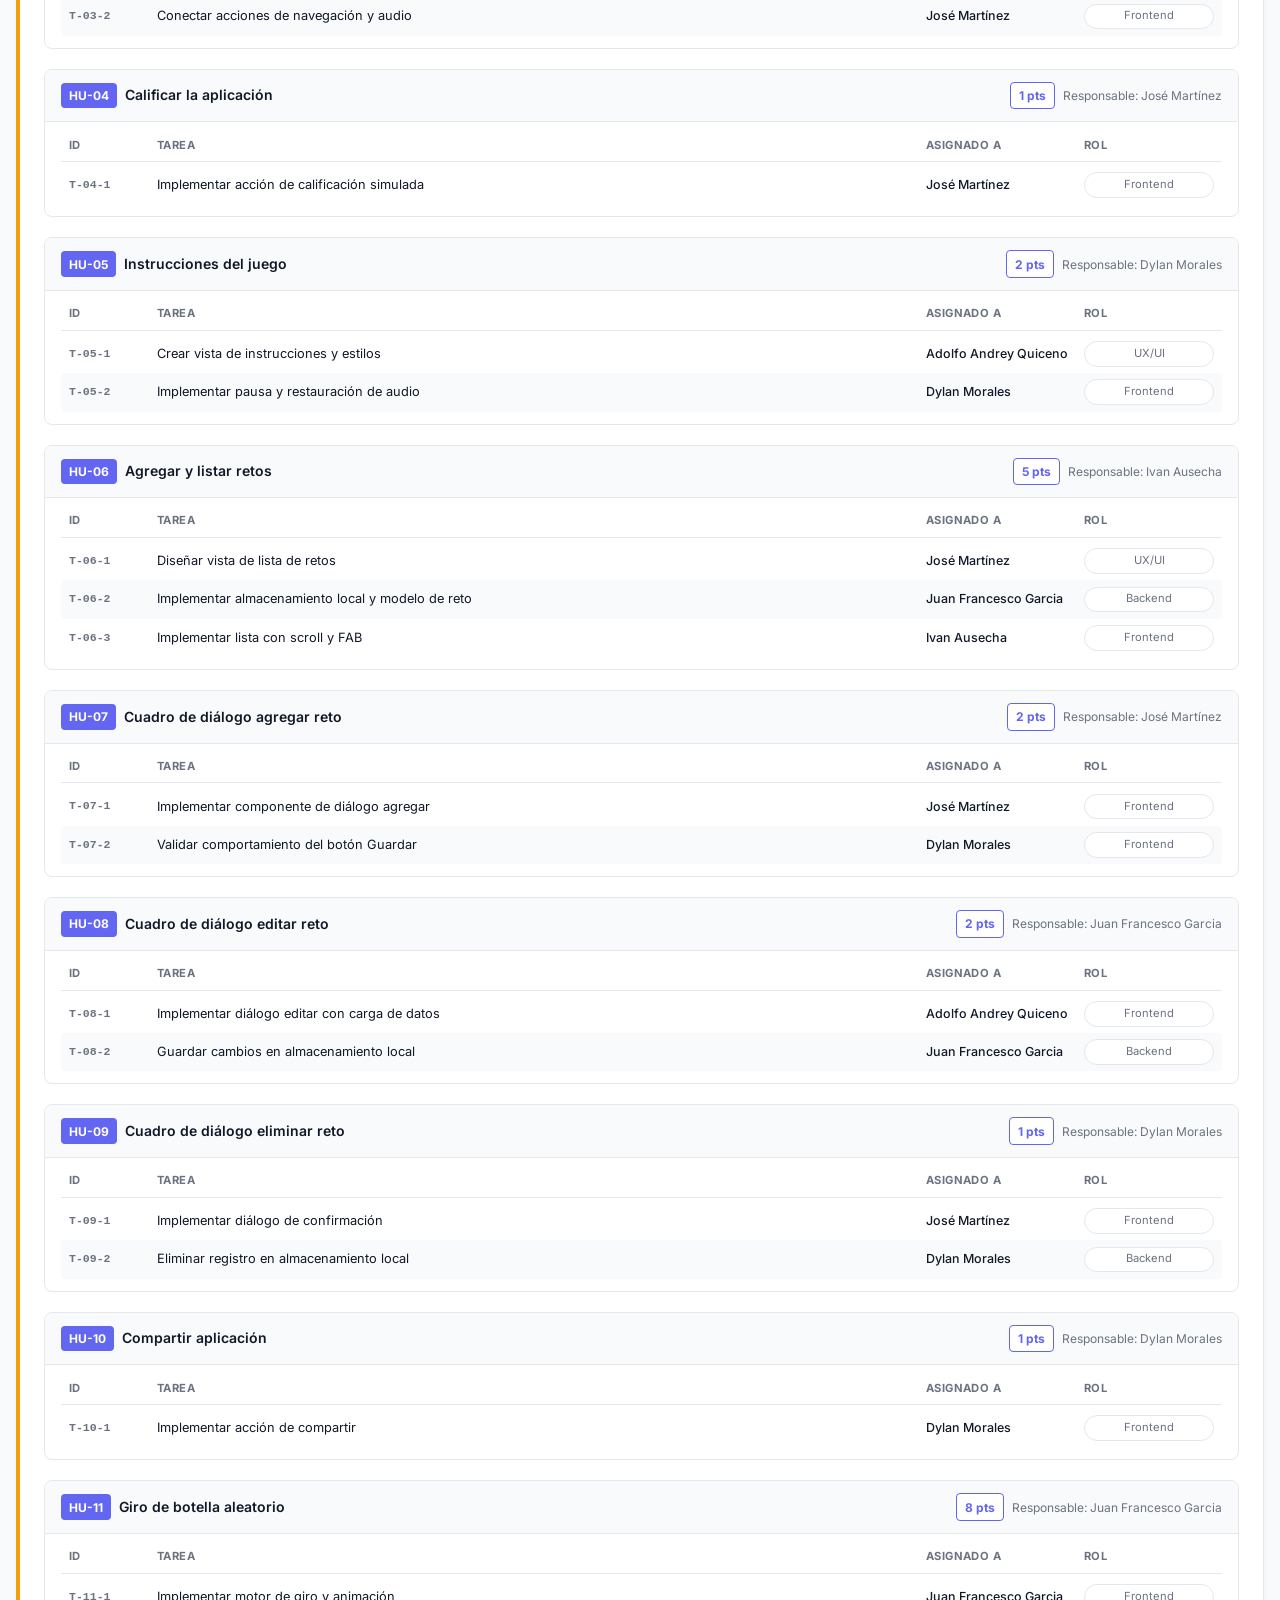
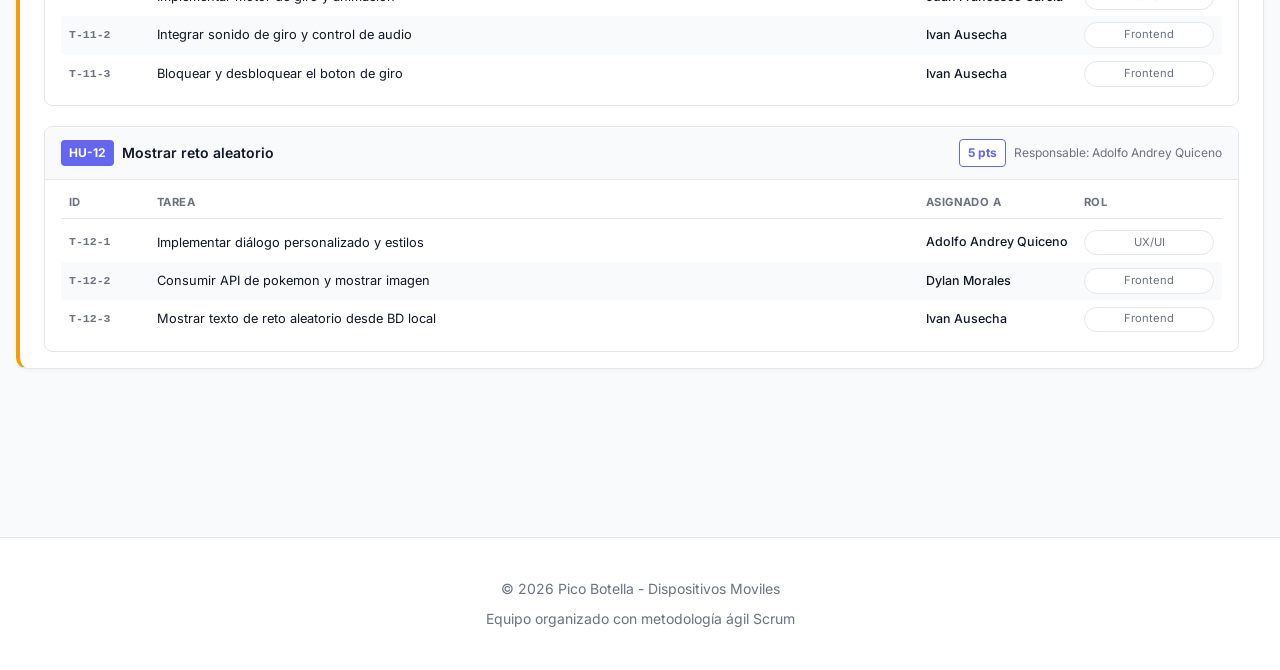
<file: views/team_distribution.html>
<!doctype html>
<html lang="es">
  <head>
    <meta charset="UTF-8" />
    <meta name="viewport" content="width=device-width, initial-scale=1.0" />
    <meta
      name="description"
      content="Distribucion del equipo de desarrollo y planificacion del sprint de Pico Botella"
    />
    <title>Distribucion del Equipo - Pico Botella</title>
    <link rel="icon" type="image/svg+xml" href="../pico-botella-icon.svg" />
    <link rel="stylesheet" href="../styles/user_stories.css" />
    <link rel="stylesheet" href="../styles/team_distribution.css" />
    <link rel="preconnect" href="https://fonts.googleapis.com" />
    <link rel="preconnect" href="https://fonts.gstatic.com" crossorigin />
    <link
      href="https://fonts.googleapis.com/css2?family=Inter:wght@300;400;500;600;700&display=swap"
      rel="stylesheet"
    />
  </head>
  <body>
    <header class="header">
      <div class="container">
        <div class="header-content">
          <h1 class="logo">
            <span class="logo-icon"></span>
            Distribución del Equipo
          </h1>
          <div class="project-info">
            <span class="project-name">Pico Botella</span>
          </div>
          <div style="display: flex; gap: 0.5rem; align-items: center">
            <button
              id="jira-export-btn"
              class="theme-toggle"
              aria-label="Exportar Jira"
              title="Exportar Jira"
            >
              <span class="theme-icon">Exportar Jira</span>
            </button>
            <a
              href="../index.html"
              class="back-button"
              aria-label="Volver al inicio"
            >
              <span>←</span> Inicio
            </a>
            <button
              id="theme-toggle"
              class="theme-toggle"
              aria-label="Cambiar tema"
            >
              <span class="theme-icon">Oscuro</span>
            </button>
          </div>
        </div>
      </div>
    </header>

    <main class="main">
      <div class="container">
        <!-- Información del equipo -->
        <section class="info-section">
          <p class="info-description" id="team-description">
            <!-- Se cargará desde team_data.js -->
          </p>
        </section>

        <!-- Error State -->
        <div id="error-state" class="error-state" hidden role="alert">
          <h2>Error al cargar información</h2>
          <p id="error-message"></p>
        </div>

        <!-- Roles del equipo -->
        <section class="roles-section">
          <h2 class="section-title">Roles del Equipo</h2>
          <div id="roles-container" class="roles-container">
            <!-- Se cargará dinámicamente desde team_data.js -->
          </div>
        </section>

        <!-- Sprints del proyecto -->
        <section class="sprints-section">
          <h2 class="section-title">Distribución por Sprints</h2>
          <p class="section-description">
            Planificación del Sprint 1 del proyecto Pico Botella
          </p>
          <div id="sprints-container" class="sprints-container">
            <!-- Se cargará dinámicamente -->
          </div>
        </section>
      </div>
    </main>

    <footer class="footer">
      <div class="container">
        <p>&copy; 2026 Pico Botella - Dispositivos Moviles</p>
        <p>Equipo organizado con metodología ágil Scrum</p>
      </div>
    </footer>

    <script src="../data/backlog_planning.js"></script>
    <script src="../data/team_data.js"></script>
    <script src="../scripts/team_distribution.js"></script>
  </body>
</html>
</file>
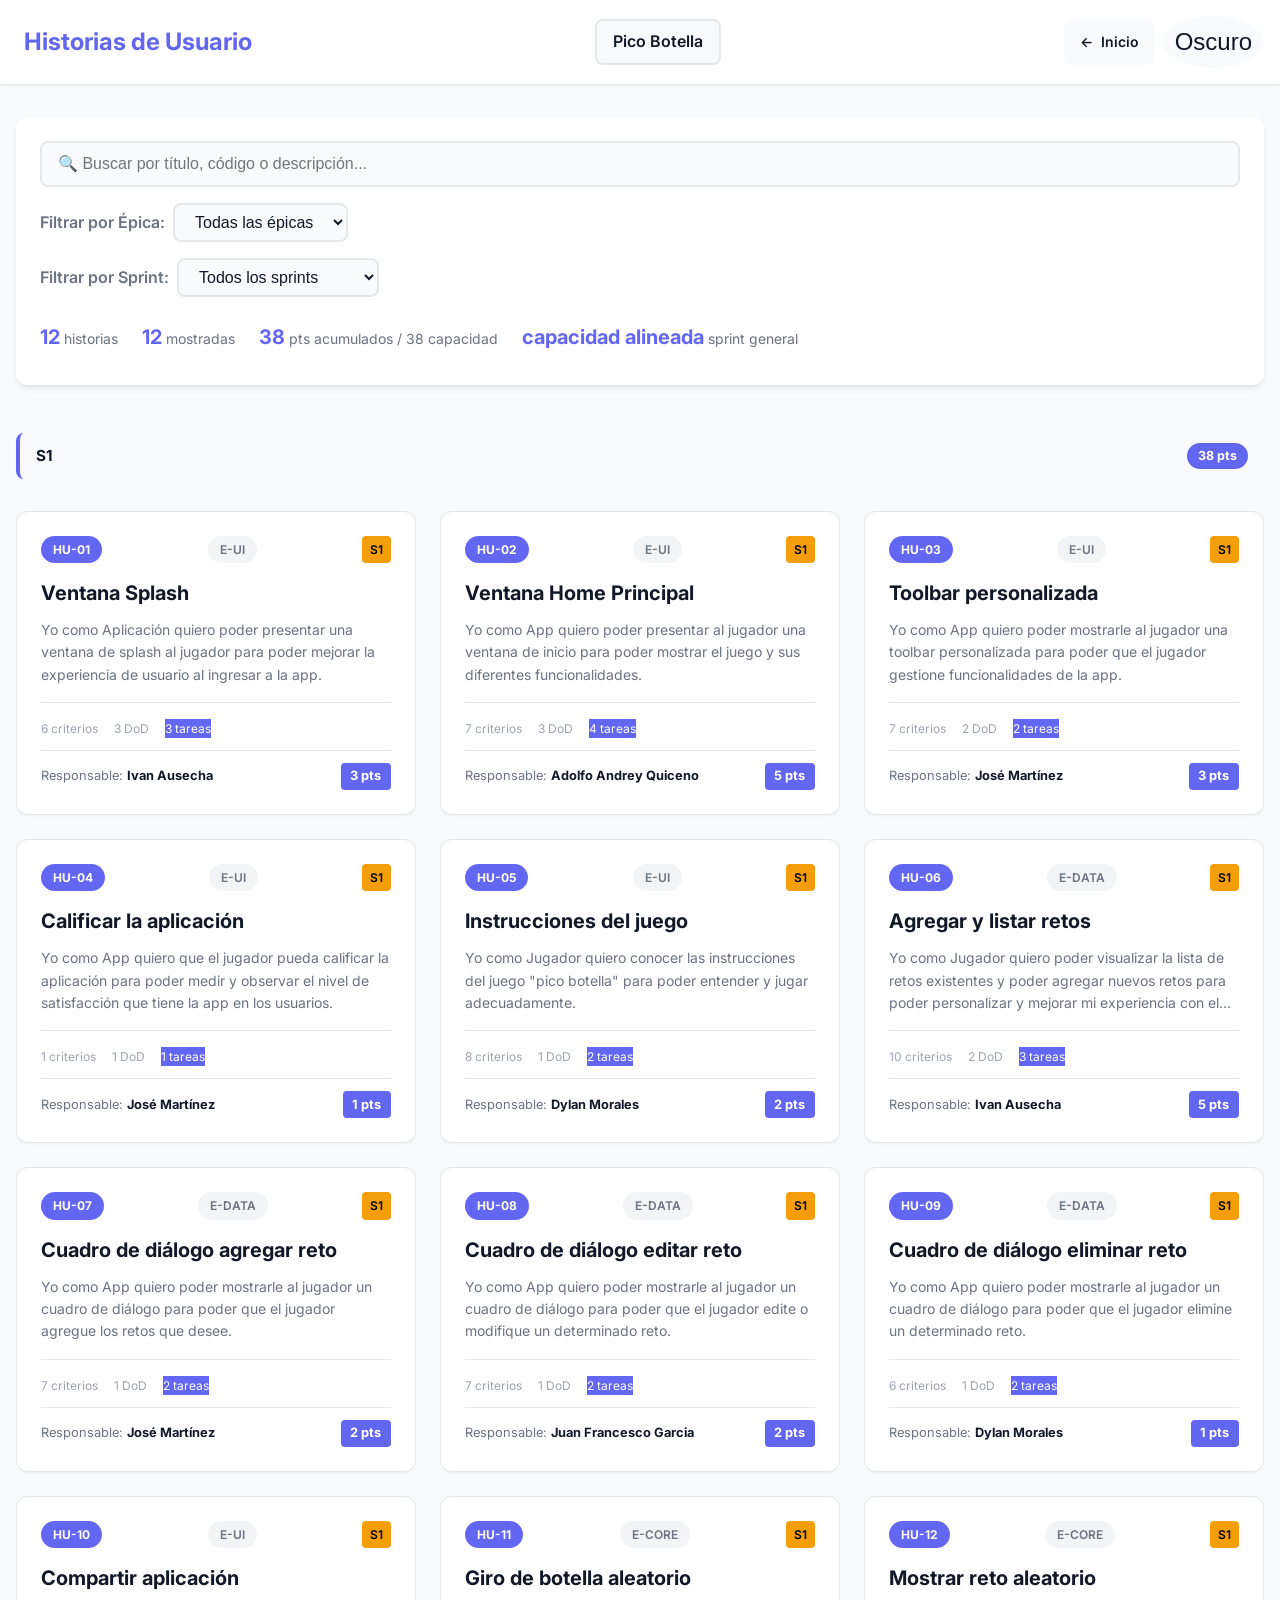
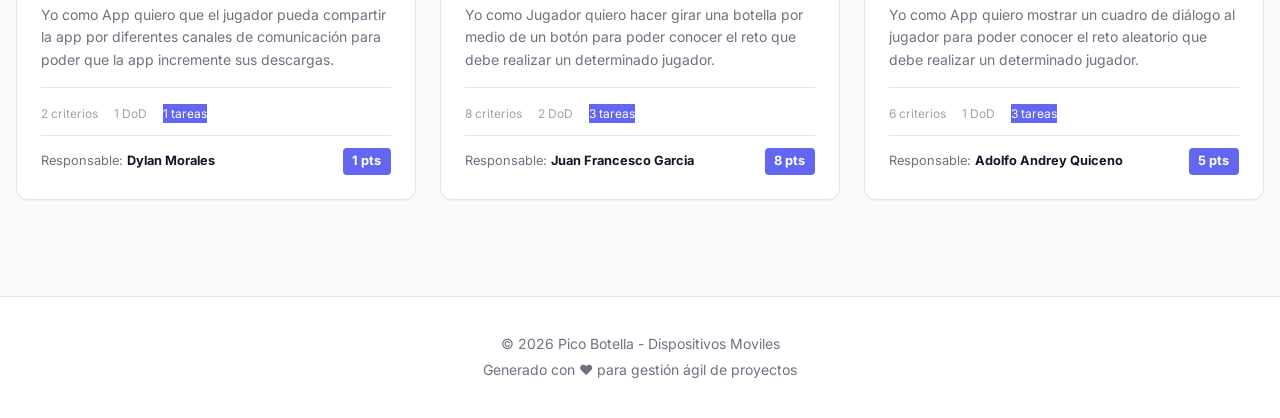
<file: views/user_stories.html>
<!doctype html>
<html lang="es">
  <head>
    <meta charset="UTF-8" />
    <meta name="viewport" content="width=device-width, initial-scale=1.0" />
    <meta
      name="description"
      content="Historias de usuario, epicas y sprint del proyecto Pico Botella"
    />
    <title>Historias de Usuario - Pico Botella</title>
    <link rel="icon" type="image/svg+xml" href="../pico-botella-icon.svg" />
    <link rel="stylesheet" href="../styles/user_stories.css" />
    <link rel="preconnect" href="https://fonts.googleapis.com" />
    <link rel="preconnect" href="https://fonts.gstatic.com" crossorigin />
    <link
      href="https://fonts.googleapis.com/css2?family=Inter:wght@300;400;500;600;700&display=swap"
      rel="stylesheet"
    />
  </head>
  <body>
    <header class="header">
      <div class="container">
        <div class="header-content">
          <h1 class="logo">
            <span class="logo-icon"></span>
            Historias de Usuario
          </h1>
          <div class="project-info">
            <span class="project-name">Pico Botella</span>
          </div>
          <div style="display: flex; gap: 0.5rem; align-items: center">
            <a
              href="../index.html"
              class="back-button"
              aria-label="Volver al inicio"
            >
              <span>←</span> Inicio
            </a>
            <button
              id="theme-toggle"
              class="theme-toggle"
              aria-label="Cambiar tema"
            >
              <span class="theme-icon">🌙</span>
            </button>
          </div>
        </div>
      </div>
    </header>

    <main class="main">
      <div class="container">
        <!-- Filtros y búsqueda -->
        <section class="controls" aria-label="Controles de filtrado">
          <div class="search-box">
            <label for="search-input" class="sr-only">Buscar historias</label>
            <input
              type="text"
              id="search-input"
              class="search-input"
              placeholder="🔍 Buscar por título, código o descripción..."
              aria-describedby="search-help"
            />
            <span id="search-help" class="sr-only"
              >Escribe para filtrar las historias en tiempo real</span
            >
          </div>

          <div class="filter-group">
            <label for="epic-filter" class="filter-label"
              >Filtrar por Épica:</label
            >
            <select id="epic-filter" class="epic-filter">
              <option value="all">Todas las épicas</option>
            </select>
          </div>

          <div class="filter-group">
            <label for="sprint-filter" class="filter-label"
              >Filtrar por Sprint:</label
            >
            <select id="sprint-filter" class="sprint-filter epic-filter">
              <option value="all">Todos los sprints</option>
              <option value="S1">Sprint 1 - MVP móvil</option>
            </select>
          </div>

          <div class="stats" id="stats">
            <span class="stat-item">
              <strong id="total-stories">0</strong> historias
            </span>
            <span class="stat-item">
              <strong id="visible-stories">0</strong> mostradas
            </span>
          </div>
        </section>

        <!-- Lista de historias -->
        <section
          class="stories-section"
          aria-label="Lista de historias de usuario"
        >
          <div id="stories-container" class="stories-grid">
            <!-- Las historias se cargarán dinámicamente aquí -->
          </div>

          <div id="empty-state" class="empty-state" hidden>
            <span class="empty-icon">🔍</span>
            <h2>No se encontraron historias</h2>
            <p>Intenta con otros criterios de búsqueda o filtro.</p>
          </div>

          <div id="error-state" class="error-state" hidden role="alert">
            <span class="error-icon">⚠️</span>
            <h2>Error al cargar historias</h2>
            <p id="error-message"></p>
            <button id="retry-button" class="retry-button">Reintentar</button>
          </div>
        </section>
      </div>
    </main>

    <footer class="footer">
      <div class="container">
        <p>&copy; 2026 Pico Botella - Dispositivos Moviles</p>
        <p>Generado con ❤️ para gestión ágil de proyectos</p>
      </div>
    </footer>

    <!-- Modal para ver detalles de historia -->
    <div
      id="modal"
      class="modal"
      role="dialog"
      aria-modal="true"
      hidden
      style="display: none"
    >
      <div class="modal-overlay" id="modal-overlay"></div>
      <div class="modal-content" id="modal-content">
        <!-- Contenido dinámico -->
      </div>
    </div>

    <script src="../data/backlog_planning.js"></script>
    <script src="../scripts/historias-usuario.js"></script>
  </body>
</html>
</file>
<file: styles/user_stories.css>
/* ==================== Variables CSS ==================== */
:root {
  --primary-color: #6366f1;
  --primary-hover: #4f46e5;
  --secondary-color: #8b5cf6;
  --accent-color: #f59e0b;
  --success-color: #10b981;
  --warning-color: #f59e0b;
  --danger-color: #ef4444;

  --bg-primary: #ffffff;
  --bg-secondary: #f9fafb;
  --bg-tertiary: #f3f4f6;
  --background-primary: #ffffff;
  --background-secondary: #f9fafb;
  --text-primary: #111827;
  --text-secondary: #6b7280;
  --text-tertiary: #9ca3af;
  --border-color: #e5e7eb;
  --shadow-sm: 0 1px 2px 0 rgba(0, 0, 0, 0.05);
  --shadow-md: 0 4px 6px -1px rgba(0, 0, 0, 0.1);
  --shadow-lg: 0 10px 15px -3px rgba(0, 0, 0, 0.1);
  --shadow-xl: 0 20px 25px -5px rgba(0, 0, 0, 0.1);

  --font-family: "Inter", -apple-system, BlinkMacSystemFont, "Segoe UI",
    sans-serif;
  --transition: all 0.3s cubic-bezier(0.4, 0, 0.2, 1);
}

/* Dark mode */
[data-theme="dark"] {
  --bg-primary: #111827;
  --bg-secondary: #1f2937;
  --bg-tertiary: #374151;
  --background-primary: #111827;
  --background-secondary: #1f2937;
  --text-primary: #f9fafb;
  --text-secondary: #d1d5db;
  --text-tertiary: #9ca3af;
  --border-color: #374151;
  --shadow-sm: 0 1px 2px 0 rgba(0, 0, 0, 0.3);
  --shadow-md: 0 4px 6px -1px rgba(0, 0, 0, 0.4);
  --shadow-lg: 0 10px 15px -3px rgba(0, 0, 0, 0.5);
  --shadow-xl: 0 20px 25px -5px rgba(0, 0, 0, 0.6);
}

/* ==================== Reset & Base ==================== */
*,
*::before,
*::after {
  box-sizing: border-box;
  margin: 0;
  padding: 0;
}

html {
  scroll-behavior: smooth;
}

body {
  font-family: var(--font-family);
  background-color: var(--bg-secondary);
  color: var(--text-primary);
  line-height: 1.6;
  transition: var(--transition);
  min-height: 100vh;
  display: flex;
  flex-direction: column;
}

.sr-only {
  position: absolute;
  width: 1px;
  height: 1px;
  padding: 0;
  margin: -1px;
  overflow: hidden;
  clip: rect(0, 0, 0, 0);
  white-space: nowrap;
  border-width: 0;
}

.container {
  width: 100%;
  max-width: 1280px;
  margin: 0 auto;
  padding: 0 1rem;
}

/* ==================== Header ==================== */
.header {
  background-color: var(--bg-primary);
  border-bottom: 1px solid var(--border-color);
  box-shadow: var(--shadow-sm);
  position: sticky;
  top: 0;
  z-index: 1000;
}

.header-content {
  display: flex;
  align-items: center;
  justify-content: space-between;
  gap: 1rem;
  padding: 1rem 0;
}

.logo {
  display: flex;
  align-items: center;
  gap: 0.5rem;
  font-size: 1.5rem;
  font-weight: 700;
  color: var(--primary-color);
}

.logo-icon {
  font-size: 2rem;
}

.project-selector {
  flex: 1;
  max-width: 300px;
}

.project-info {
  flex: 1;
  max-width: 300px;
  display: flex;
  align-items: center;
  justify-content: center;
}

.project-name {
  padding: 0.5rem 1rem;
  font-size: 1rem;
  font-weight: 600;
  color: var(--text-primary);
  background-color: var(--bg-secondary);
  border-radius: 8px;
  border: 2px solid var(--border-color);
}

.project-select {
  width: 100%;
  padding: 0.5rem 1rem;
  font-size: 1rem;
  border: 2px solid var(--border-color);
  border-radius: 8px;
  background-color: var(--bg-secondary);
  color: var(--text-primary);
  cursor: pointer;
  transition: var(--transition);
}

.project-select:hover {
  border-color: var(--primary-color);
}

.project-select:focus {
  outline: none;
  border-color: var(--primary-color);
  box-shadow: 0 0 0 3px rgba(99, 102, 241, 0.1);
}

.theme-toggle {
  padding: 0.75rem;
  border: none;
  border-radius: 50%;
  background-color: var(--bg-secondary);
  color: var(--text-primary);
  font-size: 1.5rem;
  cursor: pointer;
  transition: var(--transition);
}

.theme-toggle:hover {
  background-color: var(--bg-tertiary);
  transform: scale(1.1);
}

.back-button {
  padding: 0.75rem 1rem;
  border: none;
  border-radius: 8px;
  background-color: var(--bg-secondary);
  color: var(--text-primary);
  font-size: 0.875rem;
  font-weight: 600;
  cursor: pointer;
  transition: var(--transition);
  text-decoration: none;
  display: inline-flex;
  align-items: center;
  gap: 0.5rem;
}

.back-button:hover {
  background-color: var(--bg-tertiary);
  transform: translateX(-2px);
}

/* ==================== Main Content ==================== */
.main {
  flex: 1;
  padding: 2rem 0;
}

.controls {
  background-color: var(--bg-primary);
  border-radius: 12px;
  padding: 1.5rem;
  margin-bottom: 2rem;
  box-shadow: var(--shadow-md);
  display: flex;
  flex-direction: column;
  gap: 1rem;
}

.search-box {
  flex: 1;
}

.search-input {
  width: 100%;
  padding: 0.75rem 1rem;
  font-size: 1rem;
  border: 2px solid var(--border-color);
  border-radius: 8px;
  background-color: var(--bg-secondary);
  color: var(--text-primary);
  transition: var(--transition);
}

.search-input:focus {
  outline: none;
  border-color: var(--primary-color);
  box-shadow: 0 0 0 3px rgba(99, 102, 241, 0.1);
}

.filter-group {
  display: flex;
  align-items: center;
  gap: 0.5rem;
}

.filter-label {
  font-weight: 600;
  color: var(--text-secondary);
}

.epic-filter {
  padding: 0.5rem 1rem;
  font-size: 1rem;
  border: 2px solid var(--border-color);
  border-radius: 8px;
  background-color: var(--bg-secondary);
  color: var(--text-primary);
  cursor: pointer;
  transition: var(--transition);
}

.epic-filter:hover {
  border-color: var(--primary-color);
}

.stats {
  display: flex;
  gap: 1.5rem;
  padding: 0.5rem 0;
  font-size: 0.875rem;
  color: var(--text-secondary);
}

.stat-item strong {
  color: var(--primary-color);
  font-size: 1.25rem;
}

/* ==================== Stories Grid ==================== */
.stories-grid {
  display: grid;
  grid-template-columns: repeat(auto-fill, minmax(350px, 1fr));
  gap: 1.5rem;
}

.story-card {
  background-color: var(--bg-primary);
  border: 1px solid var(--border-color);
  border-radius: 12px;
  padding: 1.5rem;
  transition: var(--transition);
  cursor: pointer;
  box-shadow: var(--shadow-sm);
}

.story-card:hover {
  box-shadow: var(--shadow-lg);
  transform: translateY(-4px);
  border-color: var(--primary-color);
}

.story-header {
  display: flex;
  align-items: center;
  justify-content: space-between;
  margin-bottom: 1rem;
}

.story-code {
  display: inline-block;
  padding: 0.25rem 0.75rem;
  background-color: var(--primary-color);
  color: white;
  font-size: 0.75rem;
  font-weight: 700;
  border-radius: 999px;
}

.story-epic {
  display: inline-block;
  padding: 0.25rem 0.75rem;
  background-color: var(--bg-tertiary);
  color: var(--text-secondary);
  font-size: 0.75rem;
  font-weight: 600;
  border-radius: 999px;
}

.story-title {
  font-size: 1.25rem;
  font-weight: 700;
  color: var(--text-primary);
  margin-bottom: 0.75rem;
  line-height: 1.4;
}

.story-description {
  color: var(--text-secondary);
  font-size: 0.875rem;
  line-height: 1.6;
  margin-bottom: 1rem;
  display: -webkit-box;
  -webkit-line-clamp: 3;
  -webkit-box-orient: vertical;
  overflow: hidden;
}

.story-footer {
  display: flex;
  align-items: center;
  gap: 1rem;
  padding-top: 1rem;
  border-top: 1px solid var(--border-color);
}

.badge {
  display: flex;
  align-items: center;
  gap: 0.25rem;
  font-size: 0.75rem;
  color: var(--text-tertiary);
}

.badge-icon {
  font-size: 1rem;
}

/* ==================== Loading & Empty States ==================== */
.loading {
  display: flex;
  flex-direction: column;
  align-items: center;
  justify-content: center;
  padding: 4rem 2rem;
  color: var(--text-secondary);
}

.spinner {
  width: 48px;
  height: 48px;
  border: 4px solid var(--border-color);
  border-top-color: var(--primary-color);
  border-radius: 50%;
  animation: spin 1s linear infinite;
  margin-bottom: 1rem;
}

@keyframes spin {
  to {
    transform: rotate(360deg);
  }
}

.empty-state,
.error-state {
  text-align: center;
  padding: 4rem 2rem;
  color: var(--text-secondary);
}

.empty-icon,
.error-icon {
  font-size: 4rem;
  margin-bottom: 1rem;
  display: block;
}

.empty-state h2,
.error-state h2 {
  font-size: 1.5rem;
  color: var(--text-primary);
  margin-bottom: 0.5rem;
}

.retry-button {
  margin-top: 1rem;
  padding: 0.75rem 1.5rem;
  background-color: var(--primary-color);
  color: white;
  border: none;
  border-radius: 8px;
  font-weight: 600;
  cursor: pointer;
  transition: var(--transition);
}

.retry-button:hover {
  background-color: var(--primary-hover);
}

/* ==================== Modal ==================== */
.modal {
  position: fixed;
  top: 0;
  left: 0;
  right: 0;
  bottom: 0;
  z-index: 9999;
  display: none;
  align-items: center;
  justify-content: center;
  padding: 1rem;
}

.modal:not([hidden]) {
  display: flex;
}

.modal-overlay {
  position: absolute;
  top: 0;
  left: 0;
  right: 0;
  bottom: 0;
  background-color: rgba(0, 0, 0, 0.7);
  backdrop-filter: blur(4px);
}

.modal-content {
  position: relative;
  background-color: var(--bg-primary);
  border-radius: 12px;
  box-shadow: var(--shadow-xl);
  max-width: 800px;
  max-height: 90vh;
  overflow-y: auto;
  z-index: 10000;
  animation: modalSlideIn 0.3s ease-out;
}

@keyframes modalSlideIn {
  from {
    opacity: 0;
    transform: translateY(-20px);
  }
  to {
    opacity: 1;
    transform: translateY(0);
  }
}

.modal-header {
  display: flex;
  align-items: center;
  justify-content: space-between;
  padding: 1.5rem;
  border-bottom: 1px solid var(--border-color);
}

.modal-title {
  font-size: 1.5rem;
  font-weight: 700;
  color: var(--text-primary);
}

.modal-close {
  width: 40px;
  height: 40px;
  border: none;
  border-radius: 50%;
  background-color: var(--bg-secondary);
  color: var(--text-primary);
  font-size: 2rem;
  line-height: 1;
  cursor: pointer;
  transition: var(--transition);
}

.modal-close:hover {
  background-color: var(--bg-tertiary);
}

.modal-body {
  padding: 1.5rem;
}

.modal-section {
  margin-bottom: 2rem;
}

.modal-section:last-child {
  margin-bottom: 0;
}

.modal-section-title {
  font-size: 1.125rem;
  font-weight: 600;
  color: var(--text-primary);
  margin-bottom: 0.75rem;
  display: flex;
  align-items: center;
  gap: 0.5rem;
}

.modal-section-title::before {
  content: "";
  width: 4px;
  height: 1.125rem;
  background-color: var(--primary-color);
  border-radius: 999px;
}

.modal-list {
  list-style: none;
  padding: 0;
}

.modal-list li {
  padding: 0.75rem 0;
  padding-left: 1.5rem;
  border-bottom: 1px solid var(--border-color);
  position: relative;
  color: var(--text-secondary);
}

.modal-list li:last-child {
  border-bottom: none;
}

.modal-list li::before {
  content: "✓";
  position: absolute;
  left: 0;
  color: var(--success-color);
  font-weight: bold;
}

/* ==================== Footer ==================== */
.footer {
  background-color: var(--bg-primary);
  border-top: 1px solid var(--border-color);
  padding: 2rem 0;
  margin-top: 4rem;
  text-align: center;
  color: var(--text-secondary);
  font-size: 0.875rem;
}

.footer p {
  margin: 0.25rem 0;
}

/* ==================== Responsive ==================== */
@media (max-width: 768px) {
  .header-content {
    flex-wrap: wrap;
  }

  .logo {
    flex: 1 0 100%;
    justify-content: center;
    margin-bottom: 0.5rem;
  }

  .project-selector {
    max-width: none;
  }

  .controls {
    padding: 1rem;
  }

  .stories-grid {
    grid-template-columns: 1fr;
    gap: 1rem;
  }

  .stats {
    flex-direction: column;
    gap: 0.5rem;
  }

  .modal-content {
    max-width: 100%;
    margin: 0;
    border-radius: 0;
  }
}

@media (max-width: 480px) {
  .story-card {
    padding: 1rem;
  }

  .modal-body {
    padding: 1rem;
  }
}

/* ==================== Jira Export Button ==================== */
.jira-export-btn {
  display: inline-flex;
  align-items: center;
  gap: 0.4rem;
  background: var(--bg-secondary);
  border: 1.5px solid var(--primary-color);
  color: var(--primary-color);
  padding: 0.45rem 1rem;
  border-radius: 6px;
  font-size: 0.82rem;
  font-weight: 600;
  cursor: pointer;
  transition: background 0.18s, color 0.18s, border-color 0.18s, transform 0.12s;
  white-space: nowrap;
  flex-shrink: 0;
}

.jira-export-btn:hover {
  background: var(--primary-color);
  color: #fff;
  transform: translateY(-1px);
  box-shadow: 0 3px 10px rgba(99,102,241,0.25);
}

.jira-export-btn:active {
  transform: translateY(0);
}
</file>
<file: styles/index.css>
/* ==================== Estilos específicos para Index ==================== */

/* Header personalizado para index */
.header {
  background-color: var(--bg-primary);
  border-bottom: 1px solid var(--border-color);
  box-shadow: var(--shadow-sm);
  position: sticky;
  top: 0;
  z-index: 1000;
}

.header .header-content {
  display: flex;
  align-items: center;
  justify-content: space-between;
  padding: 1.5rem 0;
}

.logo-section {
  display: flex;
  align-items: center;
  gap: 1rem;
}

.logo-img {
  width: 60px;
  height: 60px;
  object-fit: contain;
}

.logo-text {
  display: flex;
  flex-direction: column;
  gap: 0.25rem;
}

.logo-title {
  font-size: 1.75rem;
  font-weight: 700;
  color: var(--primary-color);
  margin: 0;
  line-height: 1;
}

.logo-subtitle {
  font-size: 0.875rem;
  color: var(--text-secondary);
  margin: 0;
}

/* Welcome Section */
.welcome-section {
  text-align: center;
  padding: 3rem 0 2rem;
}

.welcome-title {
  font-size: 2rem;
  font-weight: 700;
  color: var(--text-primary);
  margin: 0 0 1rem 0;
}

.welcome-description {
  font-size: 1.125rem;
  color: var(--text-secondary);
  line-height: 1.6;
  max-width: 700px;
  margin: 0 auto;
}

/* Navigation Grid */
.navigation-grid {
  display: grid;
  grid-template-columns: repeat(auto-fit, minmax(300px, 1fr));
  gap: 1.5rem;
  margin-top: 2rem;
  padding-bottom: 3rem;
}

.nav-card {
  background-color: var(--bg-primary);
  border: 2px solid var(--border-color);
  border-radius: 12px;
  padding: 2rem;
  text-decoration: none;
  color: inherit;
  transition: var(--transition);
  display: flex;
  flex-direction: column;
  gap: 1rem;
  position: relative;
  overflow: hidden;
  box-shadow: var(--shadow-md);
}

.nav-card::before {
  content: "";
  position: absolute;
  top: 0;
  left: 0;
  right: 0;
  height: 4px;
  background: linear-gradient(
    90deg,
    var(--primary-color),
    var(--secondary-color)
  );
  transform: scaleX(0);
  transform-origin: left;
  transition: transform 0.3s ease;
}

.nav-card:hover::before {
  transform: scaleX(1);
}

.nav-card:hover {
  border-color: var(--primary-color);
  transform: translateY(-4px);
  box-shadow: var(--shadow-xl);
}

.nav-card-header {
  display: flex;
  align-items: center;
  gap: 1rem;
}

.nav-card-icon {
  width: 48px;
  height: 48px;
  border-radius: 10px;
  display: flex;
  align-items: center;
  justify-content: center;
  flex-shrink: 0;
  background: linear-gradient(
    135deg,
    var(--primary-color),
    var(--secondary-color)
  );
  position: relative;
  overflow: hidden;
}

.nav-card-icon::before {
  content: "";
  position: absolute;
  width: 100%;
  height: 100%;
  background: rgba(255, 255, 255, 0.1);
}

/* Iconos específicos usando pseudo-elementos */
.nav-icon-database::after {
  content: "DB";
  color: white;
  font-weight: 700;
  font-size: 0.875rem;
}

.nav-icon-sitemap::after {
  content: "SM";
  color: white;
  font-weight: 700;
  font-size: 0.875rem;
}

.nav-icon-stories::after {
  content: "HU";
  color: white;
  font-weight: 700;
  font-size: 0.875rem;
}

.nav-icon-team::after {
  content: "EQ";
  color: white;
  font-weight: 700;
  font-size: 0.875rem;
}

.nav-icon-project::after {
  content: "PR";
  color: white;
  font-weight: 700;
  font-size: 0.875rem;
}

.nav-icon-iso::after {
  content: "IS";
  color: white;
  font-weight: 700;
  font-size: 0.75rem;
}

.nav-icon-patterns::after {
  content: "PD";
  color: white;
  font-weight: 700;
  font-size: 0.75rem;
}

.nav-icon-members::after {
  content: "TM";
  color: white;
  font-weight: 700;
  font-size: 0.875rem;
}

.nav-card-title {
  font-size: 1.125rem;
  font-weight: 600;
  color: var(--text-primary);
  margin: 0;
  line-height: 1.3;
}

.nav-card-description {
  font-size: 0.875rem;
  color: var(--text-secondary);
  line-height: 1.6;
  margin: 0;
  flex: 1;
}

.nav-card-arrow {
  align-self: flex-end;
  font-size: 1.5rem;
  color: var(--primary-color);
  font-weight: 700;
  transition: var(--transition);
}

.nav-card:hover .nav-card-arrow {
  transform: translateX(4px);
}

/* Responsive */
@media (max-width: 768px) {
  .welcome-section {
    padding: 2rem 0 1.5rem;
  }

  .welcome-title {
    font-size: 1.5rem;
  }

  .welcome-description {
    font-size: 1rem;
  }

  .navigation-grid {
    grid-template-columns: 1fr;
    gap: 1rem;
  }

  .nav-card {
    padding: 1.5rem;
  }

  .logo-section {
    gap: 0.75rem;
  }

  .logo-img {
    width: 48px;
    height: 48px;
  }

  .logo-title {
    font-size: 1.5rem;
  }

  .logo-subtitle {
    font-size: 0.75rem;
  }
}

@media (max-width: 480px) {
  .header .header-content {
    padding: 1rem 0;
  }

  .logo-img {
    width: 40px;
    height: 40px;
  }

  .logo-title {
    font-size: 1.25rem;
  }

  .nav-card-icon {
    width: 40px;
    height: 40px;
  }

  .nav-card-title {
    font-size: 1rem;
  }
}
</file>
<file: styles/database_plan.css>
/* ==================== Estilos específicos para Diagrama de Base de Datos ==================== */

.info-section {
  background-color: var(--bg-primary);
  border-radius: 12px;
  padding: 1.5rem;
  margin-bottom: 1.5rem;
  box-shadow: var(--shadow-md);
}

.info-description {
  color: var(--text-secondary);
  font-size: 0.875rem;
  line-height: 1.6;
  margin: 0;
}

/* Diagrama SVG */
.diagram-section {
  margin-top: 1.5rem;
}

.erd-diagram {
  background-color: var(--bg-primary);
  border-radius: 12px;
  padding: 1.5rem;
  box-shadow: var(--shadow-md);
  overflow-x: auto;
}

#erd-svg {
  width: 100%;
  height: auto;
  min-height: 600px;
  border-radius: 8px;
  background: var(--bg-secondary);
}

/* Estilos para elementos SVG */
.table-title {
  font-family: var(--font-family);
  font-size: 14px;
  font-weight: 700;
  fill: var(--text-primary);
}

.field {
  font-family: var(--font-family);
  font-size: 13px;
  fill: var(--text-primary);
  opacity: 0.9;
}

.field-pk {
  font-family: var(--font-family);
  font-size: 13px;
  font-weight: 700;
  fill: #0d6efd;
}

.field-fk {
  font-family: var(--font-family);
  font-size: 13px;
  font-weight: 600;
  fill: #198754;
}

/* Lista de tablas */
.tables-section {
  margin-top: 2rem;
}

.section-title {
  font-size: 1.5rem;
  font-weight: 700;
  color: var(--text-primary);
  margin: 0 0 1.5rem 0;
  text-align: center;
}

.tables-grid {
  display: grid;
  grid-template-columns: repeat(auto-fill, minmax(300px, 1fr));
  gap: 1.5rem;
}

.table-card {
  background-color: var(--bg-primary);
  border-radius: 12px;
  padding: 1.5rem;
  box-shadow: var(--shadow-md);
  border-left-width: 4px;
  border-left-style: solid;
  transition: var(--transition);
}

.table-card:hover {
  transform: translateY(-4px);
  box-shadow: var(--shadow-lg);
}

.table-card-name {
  font-size: 1.125rem;
  font-weight: 700;
  color: var(--text-primary);
  margin: 0 0 1rem 0;
}

.table-fields-list {
  list-style: none;
  padding: 0;
  margin: 0;
}

.table-field {
  padding: 0.5rem 0;
  font-size: 0.875rem;
  color: var(--text-secondary);
  border-bottom: 1px solid var(--border-color);
}

.table-field:last-child {
  border-bottom: none;
}

.table-field.field-primary {
  color: #0d6efd;
  font-weight: 600;
}

.table-field.field-foreign {
  color: #198754;
  font-weight: 500;
}

[data-theme="dark"] .table-field.field-primary {
  color: #6ea8fe;
}

[data-theme="dark"] .table-field.field-foreign {
  color: #75b798;
}

.footer-note {
  margin-top: 2rem;
  color: var(--text-secondary);
  font-size: 0.875rem;
  text-align: center;
  padding: 1rem;
  background-color: var(--bg-primary);
  border-radius: 8px;
}

/* Responsive */
@media (max-width: 768px) {
  .tables-grid {
    grid-template-columns: 1fr;
  }

  .erd-diagram {
    padding: 1rem;
  }

  #erd-svg {
    min-height: 400px;
  }
}

@media (max-width: 480px) {
  .info-section {
    padding: 1rem;
  }

  .table-card {
    padding: 1rem;
  }

  .section-title {
    font-size: 1.25rem;
  }
}
</file>
<file: styles/design_patterns.css>
/* ================================================================
  design_patterns.css — Patrones de Diseño · Pico Botella
   Depende de: styles/user_stories.css (variables y reset global)
   ================================================================ */

/* ----------------------------------------------------------------
   Animaciones
   ---------------------------------------------------------------- */
@keyframes dp-slideDown {
  from { opacity: 0; transform: translateY(-14px); }
  to   { opacity: 1; transform: translateY(0); }
}

@keyframes dp-fadeUp {
  from { opacity: 0; transform: translateY(10px); }
  to   { opacity: 1; transform: translateY(0); }
}

/* ----------------------------------------------------------------
   Layout
   ---------------------------------------------------------------- */
.main {
  flex: 1;
  padding: 2rem 0 4rem;
}

/* ----------------------------------------------------------------
   Sección introductoria
   ---------------------------------------------------------------- */
#dp-intro {
  background: var(--bg-primary);
  border: 1px solid var(--border-color);
  border-radius: 16px;
  padding: 2.5rem;
  margin-bottom: 2rem;
  box-shadow: var(--shadow-md);
  animation: dp-slideDown 0.4s ease both;
}

.dp-intro-badge-row {
  margin-bottom: 1rem;
}

.dp-intro-badge {
  display: inline-block;
  background: linear-gradient(135deg, #6366f1, #8b5cf6);
  color: #fff;
  font-size: 0.75rem;
  font-weight: 600;
  letter-spacing: 0.08em;
  padding: 0.25rem 0.75rem;
  border-radius: 9999px;
  text-transform: uppercase;
}

.dp-intro-title {
  font-size: 1.875rem;
  font-weight: 700;
  color: var(--text-primary);
  margin: 0 0 0.5rem;
}

.dp-intro-subtitle {
  font-size: 1.0625rem;
  color: var(--primary-color);
  font-weight: 500;
  margin: 0 0 1rem;
}

.dp-intro-description {
  font-size: 0.9375rem;
  color: var(--text-secondary);
  line-height: 1.7;
  margin: 0 0 1.5rem;
  max-width: 80ch;
}

/* Stats row */
.dp-intro-stats {
  list-style: none;
  padding: 0;
  margin: 0;
  display: flex;
  gap: 1rem;
}

.dp-stat-item {
  display: flex;
  flex-direction: column;
  align-items: center;
  background: var(--bg-secondary);
  border: 1px solid var(--border-color);
  border-radius: 10px;
  padding: 0.75rem 1.5rem;
  min-width: 100px;
  gap: 0.2rem;
}

.dp-stat-value {
  font-size: 1.75rem;
  font-weight: 800;
  color: var(--primary-color);
  line-height: 1;
}

.dp-stat-label {
  font-size: 0.75rem;
  color: var(--text-tertiary);
  text-transform: uppercase;
  letter-spacing: 0.06em;
  font-weight: 600;
}

/* ----------------------------------------------------------------
   TOC — Índice de categorías
   ---------------------------------------------------------------- */
#dp-toc {
  margin-bottom: 2.5rem;
  animation: dp-fadeUp 0.4s ease 0.05s both;
  scroll-margin-top: 5rem;
}

.section-title {
  font-size: 1.375rem;
  font-weight: 700;
  color: var(--text-primary);
  margin: 0 0 1rem;
  padding-bottom: 0.5rem;
  border-bottom: 2px solid var(--primary-color);
}

.toc-grid {
  display: grid;
  grid-template-columns: repeat(auto-fill, minmax(200px, 1fr));
  gap: 0.75rem;
}

.toc-card {
  display: flex;
  flex-direction: column;
  gap: 0.25rem;
  padding: 1rem 1.25rem;
  border-radius: 10px;
  text-decoration: none;
  border: 2px solid transparent;
  transition: transform 0.2s ease, box-shadow 0.2s ease;
}

.toc-card:hover {
  transform: translateY(-2px);
  box-shadow: var(--shadow-md);
}

.toc-card-name {
  font-size: 0.9375rem;
  font-weight: 700;
  line-height: 1.3;
}

.toc-card-count {
  font-size: 0.75rem;
  font-weight: 500;
  opacity: 0.75;
}

/* Colores por categoría */
.toc-indigo  { background: #eef2ff; border-color: #c7d2fe; color: #3730a3; }
.toc-amber   { background: #fffbeb; border-color: #fde68a; color: #92400e; }
.toc-emerald { background: #ecfdf5; border-color: #a7f3d0; color: #065f46; }
.toc-rose    { background: #fff1f2; border-color: #fecdd3; color: #9f1239; }
.toc-violet  { background: #f5f3ff; border-color: #ddd6fe; color: #4c1d95; }

[data-theme="dark"] .toc-indigo  { background: #1e1b4b; border-color: #3730a3; color: #a5b4fc; }
[data-theme="dark"] .toc-amber   { background: #2d1e00; border-color: #92400e; color: #fcd34d; }
[data-theme="dark"] .toc-emerald { background: #022c22; border-color: #065f46; color: #6ee7b7; }
[data-theme="dark"] .toc-rose    { background: #4c0519; border-color: #9f1239; color: #fda4af; }
[data-theme="dark"] .toc-violet  { background: #2e1065; border-color: #4c1d95; color: #ddd6fe; }

/* ----------------------------------------------------------------
   Sección de categorías
   ---------------------------------------------------------------- */
#dp-categories {
  display: flex;
  flex-direction: column;
  gap: 2rem;
}

.dp-category-block {
  border-radius: 16px;
  border: 1px solid;
  overflow: hidden;
  animation: dp-fadeUp 0.35s ease both;
  scroll-margin-top: 5rem;
}

/* Variantes de color de bloque */
.card-indigo  { background: var(--bg-primary); border-color: #c7d2fe; }
.card-amber   { background: var(--bg-primary); border-color: #fde68a; }
.card-emerald { background: var(--bg-primary); border-color: #a7f3d0; }
.card-rose    { background: var(--bg-primary); border-color: #fecdd3; }
.card-violet  { background: var(--bg-primary); border-color: #ddd6fe; }

/* Acento de color en la franja superior */
.card-indigo  { border-top: 4px solid #6366f1; }
.card-amber   { border-top: 4px solid #f59e0b; }
.card-emerald { border-top: 4px solid #10b981; }
.card-rose    { border-top: 4px solid #f43f5e; }
.card-violet  { border-top: 4px solid #8b5cf6; }

.dp-category-header {
  display: flex;
  align-items: center;
  justify-content: space-between;
  gap: 1rem;
  padding: 1.25rem 1.5rem;
  border-bottom: 1px solid var(--border-color);
  background: var(--bg-secondary);
}

.dp-category-header-left {
  display: flex;
  align-items: center;
  gap: 0.75rem;
}

.dp-category-name {
  font-size: 1.0625rem;
  font-weight: 700;
  color: var(--text-primary);
  margin: 0;
}

.dp-category-count {
  font-size: 0.75rem;
  color: var(--text-tertiary);
  background: var(--bg-tertiary);
  border: 1px solid var(--border-color);
  border-radius: 9999px;
  padding: 0.15rem 0.5rem;
  font-weight: 600;
}

.dp-back-toc {
  font-size: 0.75rem;
  color: var(--text-tertiary);
  text-decoration: none;
  padding: 0.25rem 0.5rem;
  border: 1px solid var(--border-color);
  border-radius: 6px;
  white-space: nowrap;
  transition: background-color 0.15s;
}

.dp-back-toc:hover {
  background: var(--bg-tertiary);
  color: var(--text-primary);
}

.dp-category-description {
  font-size: 0.875rem;
  color: var(--text-secondary);
  line-height: 1.65;
  margin: 0;
  padding: 1rem 1.5rem;
  border-bottom: 1px solid var(--border-color);
  background: var(--bg-secondary);
}

.dp-patterns-list {
  padding: 1rem 1.25rem 1.25rem;
  display: flex;
  flex-direction: column;
  gap: 0.625rem;
}

/* ----------------------------------------------------------------
   Acordeones de patrones
   ---------------------------------------------------------------- */
.pattern-accordion {
  border: 1px solid var(--border-color);
  border-radius: 10px;
  overflow: hidden;
}

.pattern-btn {
  display: flex;
  align-items: center;
  justify-content: space-between;
  gap: 0.75rem;
  width: 100%;
  background: var(--bg-secondary);
  color: var(--text-primary);
  border: none;
  padding: 0.875rem 1rem;
  cursor: pointer;
  text-align: left;
  font-family: var(--font-family);
  transition: background-color 0.2s ease;
}

.pattern-btn:hover {
  background: var(--bg-tertiary);
}

.pattern-btn[aria-expanded="true"] {
  background: var(--bg-tertiary);
  border-bottom: 1px solid var(--border-color);
}

.pattern-btn:focus-visible {
  outline: 2px solid var(--primary-color);
  outline-offset: -2px;
}

.pattern-btn-left {
  display: flex;
  align-items: center;
  gap: 0.75rem;
  flex: 1;
  flex-wrap: wrap;
}

.pattern-name {
  font-size: 0.9375rem;
  font-weight: 600;
  color: var(--text-primary);
}

.pattern-arrow {
  color: var(--text-tertiary);
  font-size: 0.75rem;
  flex-shrink: 0;
  transition: transform 0.2s;
}

.pattern-btn[aria-expanded="true"] .pattern-arrow {
  color: var(--primary-color);
}

/* Tipo de patrón — badge con color de categoría */
.pattern-type {
  display: inline-block;
  font-size: 0.6875rem;
  font-weight: 700;
  padding: 0.2rem 0.5rem;
  border-radius: 6px;
  text-transform: uppercase;
  letter-spacing: 0.05em;
  white-space: nowrap;
}

.type-indigo  { background: #eef2ff; color: #4338ca; }
.type-amber   { background: #fffbeb; color: #b45309; }
.type-emerald { background: #ecfdf5; color: #047857; }
.type-rose    { background: #fff1f2; color: #be123c; }
.type-violet  { background: #f5f3ff; color: #6d28d9; }

[data-theme="dark"] .type-indigo  { background: #1e1b4b; color: #a5b4fc; }
[data-theme="dark"] .type-amber   { background: #2d1e00; color: #fcd34d; }
[data-theme="dark"] .type-emerald { background: #022c22; color: #6ee7b7; }
[data-theme="dark"] .type-rose    { background: #4c0519; color: #fda4af; }
[data-theme="dark"] .type-violet  { background: #2e1065; color: #ddd6fe; }

/* ----------------------------------------------------------------
   Panel de contenido del patrón
   ---------------------------------------------------------------- */
.pattern-panel {
  background: var(--bg-primary);
}

.pattern-panel-body {
  padding: 1.25rem;
  display: flex;
  flex-direction: column;
  gap: 1rem;
}

.pattern-section {
  display: flex;
  flex-direction: column;
  gap: 0.375rem;
}

.pattern-section-title {
  font-size: 0.7rem;
  font-weight: 700;
  color: var(--text-tertiary);
  text-transform: uppercase;
  letter-spacing: 0.08em;
  margin: 0;
}

.pattern-section p {
  font-size: 0.875rem;
  line-height: 1.7;
  color: var(--text-secondary);
  margin: 0;
}

/* Intent */
.pattern-intent {
  background: var(--bg-secondary);
  border-left: 3px solid var(--primary-color);
  padding: 0.875rem 1rem;
  border-radius: 0 6px 6px 0;
}

.pattern-intent .pattern-section-title { color: var(--primary-color); }
.pattern-intent p { color: var(--text-primary); font-style: italic; }

/* Solution */
.pattern-solution {
  background: var(--bg-secondary);
  border: 1px solid var(--border-color);
  border-radius: 8px;
  padding: 0.875rem 1rem;
}

/* Benefits */
.pattern-benefits {
  margin: 0;
  padding-left: 1.25rem;
  display: flex;
  flex-direction: column;
  gap: 0.25rem;
}

.pattern-benefits li {
  font-size: 0.875rem;
  color: var(--text-secondary);
  line-height: 1.6;
}

/* Related files */
.pattern-related-list {
  list-style: none;
  padding: 0;
  margin: 0;
  display: flex;
  flex-direction: column;
  gap: 0.25rem;
}

.pattern-related-list li {
  font-size: 0.8125rem;
  color: var(--text-secondary);
}

.pattern-related-list code {
  background: var(--bg-tertiary);
  border: 1px solid var(--border-color);
  border-radius: 4px;
  padding: 0.1rem 0.4rem;
  font-size: 0.8rem;
  font-family: 'Courier New', Courier, monospace;
  color: var(--text-primary);
}

/* ----------------------------------------------------------------
   Footer
   ---------------------------------------------------------------- */
.footer {
  background: var(--bg-primary);
  border-top: 1px solid var(--border-color);
  padding: 1.5rem 0;
  text-align: center;
  font-size: 0.8125rem;
  color: var(--text-secondary);
  line-height: 1.6;
  margin-top: auto;
}

/* ----------------------------------------------------------------
   Responsive
   ---------------------------------------------------------------- */
@media (max-width: 768px) {
  #dp-intro {
    padding: 1.5rem;
  }

  .dp-intro-title {
    font-size: 1.5rem;
  }

  .toc-grid {
    grid-template-columns: repeat(2, 1fr);
  }

  .dp-category-header {
    flex-wrap: wrap;
  }

  .dp-patterns-list {
    padding: 0.75rem 0.875rem 1rem;
  }
}

@media (max-width: 480px) {
  .toc-grid {
    grid-template-columns: 1fr 1fr;
  }

  .dp-intro-stats {
    gap: 0.5rem;
  }

  .pattern-btn {
    padding: 0.75rem;
  }

  .pattern-btn-left {
    gap: 0.5rem;
  }

  .pattern-panel-body {
    padding: 1rem 0.875rem;
  }
}
</file>
<file: styles/iso_25010.css>
/* ================================================================
  iso_25010.css — Marco de Calidad ISO 25010 · Pico Botella
   Depende de: styles/user_stories.css (variables y reset global)
   ================================================================ */

/* ----------------------------------------------------------------
   Animaciones de entrada
   ---------------------------------------------------------------- */
@keyframes slideDown {
  from { opacity: 0; transform: translateY(-16px); }
  to   { opacity: 1; transform: translateY(0); }
}

@keyframes fadeUp {
  from { opacity: 0; transform: translateY(12px); }
  to   { opacity: 1; transform: translateY(0); }
}

/* ----------------------------------------------------------------
   Layout principal
   ---------------------------------------------------------------- */
.main {
  flex: 1;
  padding: 2rem 0 4rem;
}

/* ----------------------------------------------------------------
   Sección introductoria
   ---------------------------------------------------------------- */
#iso-intro {
  background: var(--bg-primary);
  border: 1px solid var(--border-color);
  border-radius: 16px;
  padding: 2.5rem;
  margin-bottom: 2rem;
  box-shadow: var(--shadow-md);
  animation: slideDown 0.4s ease both;
}

.intro-badge-row {
  margin-bottom: 1rem;
}

.intro-badge {
  display: inline-block;
  background: linear-gradient(135deg, var(--primary-color), var(--secondary-color));
  color: #fff;
  font-size: 0.75rem;
  font-weight: 600;
  letter-spacing: 0.08em;
  padding: 0.25rem 0.75rem;
  border-radius: 9999px;
  text-transform: uppercase;
}

.intro-title {
  font-size: 1.875rem;
  font-weight: 700;
  color: var(--text-primary);
  margin: 0 0 0.5rem;
}

.intro-subtitle {
  font-size: 1.0625rem;
  color: var(--primary-color);
  font-weight: 500;
  margin: 0 0 1rem;
}

.intro-description {
  font-size: 0.9375rem;
  color: var(--text-secondary);
  line-height: 1.7;
  margin: 0 0 1.5rem;
  max-width: 80ch;
}

/* Meta list */
.intro-meta-list {
  list-style: none;
  padding: 0;
  margin: 0;
  display: flex;
  flex-wrap: wrap;
  gap: 1rem;
}

.intro-meta-item {
  display: flex;
  flex-direction: column;
  gap: 0.2rem;
  background: var(--bg-secondary);
  border: 1px solid var(--border-color);
  border-radius: 8px;
  padding: 0.625rem 1rem;
  min-width: 160px;
}

.meta-label {
  font-size: 0.6875rem;
  font-weight: 600;
  color: var(--text-tertiary);
  text-transform: uppercase;
  letter-spacing: 0.06em;
}

.meta-value {
  font-size: 0.875rem;
  font-weight: 500;
  color: var(--text-primary);
}

/* ----------------------------------------------------------------
   Sección — Tabla de resumen
   ---------------------------------------------------------------- */
.iso-summary-table {
  margin-bottom: 2.5rem;
  animation: fadeUp 0.4s ease 0.1s both;
}

.section-title {
  font-size: 1.375rem;
  font-weight: 700;
  color: var(--text-primary);
  margin: 0 0 1rem;
  padding-bottom: 0.5rem;
  border-bottom: 2px solid var(--primary-color);
}

.table-wrapper {
  background: var(--bg-primary);
  border: 1px solid var(--border-color);
  border-radius: 12px;
  box-shadow: var(--shadow-sm);
  overflow-x: auto;
  -webkit-overflow-scrolling: touch;
}

.summary-table {
  width: 100%;
  border-collapse: collapse;
  font-size: 0.875rem;
}

.summary-table th {
  background: var(--bg-tertiary);
  color: var(--text-secondary);
  font-weight: 600;
  font-size: 0.75rem;
  text-transform: uppercase;
  letter-spacing: 0.05em;
  padding: 0.75rem 1rem;
  text-align: left;
  white-space: nowrap;
}

.summary-table td {
  padding: 0.75rem 1rem;
  border-top: 1px solid var(--border-color);
  color: var(--text-primary);
  vertical-align: top;
}

.summary-table tbody tr:hover td {
  background: var(--bg-secondary);
}

.cell-index {
  color: var(--text-tertiary);
  font-weight: 600;
  width: 2rem;
  text-align: center;
}

.cell-subs {
  width: 3.5rem;
  text-align: center;
  color: var(--text-secondary);
  font-weight: 500;
}

.cell-summary {
  color: var(--text-secondary);
  line-height: 1.5;
}

.table-link {
  color: var(--primary-color);
  text-decoration: none;
  font-weight: 600;
}

.table-link:hover {
  text-decoration: underline;
  color: var(--primary-hover);
}

/* ----------------------------------------------------------------
   Badges de prioridad
   ---------------------------------------------------------------- */
.priority-badge {
  display: inline-block;
  font-size: 0.6875rem;
  font-weight: 700;
  padding: 0.2rem 0.6rem;
  border-radius: 9999px;
  white-space: nowrap;
  letter-spacing: 0.03em;
  text-transform: uppercase;
}

.priority-critical {
  background: #fee2e2;
  color: #b91c1c;
  border: 1px solid #fca5a5;
}
.priority-high {
  background: #fef3c7;
  color: #92400e;
  border: 1px solid #fcd34d;
}
.priority-medium {
  background: #dbeafe;
  color: #1e40af;
  border: 1px solid #93c5fd;
}
.priority-low {
  background: #f3f4f6;
  color: #4b5563;
  border: 1px solid #d1d5db;
}

[data-theme="dark"] .priority-critical { background: #450a0a; color: #fca5a5; border-color: #7f1d1d; }
[data-theme="dark"] .priority-high     { background: #451a03; color: #fcd34d; border-color: #92400e; }
[data-theme="dark"] .priority-medium   { background: #1e3a5f; color: #93c5fd; border-color: #1e40af; }
[data-theme="dark"] .priority-low      { background: #1f2937; color: #9ca3af; border-color: #374151; }

/* ----------------------------------------------------------------
   Categorías con acordeones
   ---------------------------------------------------------------- */
#iso-categories {
  display: flex;
  flex-direction: column;
  gap: 1.25rem;
}

.category-card {
  background: var(--bg-primary);
  border: 1px solid var(--border-color);
  border-radius: 14px;
  box-shadow: var(--shadow-sm);
  overflow: hidden;
  animation: fadeUp 0.35s ease both;
  scroll-margin-top: 5rem;           /* Offset para anclas del header sticky */
}

.category-header {
  display: flex;
  align-items: center;
  justify-content: space-between;
  gap: 1rem;
  padding: 1.25rem 1.5rem;
  border-bottom: 1px solid var(--border-color);
  background: var(--bg-secondary);
}

.category-header-left {
  display: flex;
  align-items: center;
  gap: 0.75rem;
  flex-wrap: wrap;
}

.category-name {
  font-size: 1.0625rem;
  font-weight: 700;
  color: var(--text-primary);
  margin: 0;
}

.category-sub-count {
  font-size: 0.75rem;
  color: var(--text-tertiary);
  font-weight: 500;
  white-space: nowrap;
}

.category-summary {
  font-size: 0.875rem;
  color: var(--text-secondary);
  line-height: 1.6;
  margin: 0;
  padding: 1rem 1.5rem;
  border-bottom: 1px solid var(--border-color);
}

/* ----------------------------------------------------------------
   Acordeones de subcategorías
   ---------------------------------------------------------------- */
.subcategories-wrapper {
  padding: 0.75rem 1.5rem 1.25rem;
  display: flex;
  flex-direction: column;
  gap: 0.5rem;
}

.subcategory-item {
  border: 1px solid var(--border-color);
  border-radius: 8px;
  overflow: hidden;
}

.accordion-btn {
  display: flex;
  align-items: center;
  gap: 0.75rem;
  width: 100%;
  background: var(--bg-secondary);
  color: var(--text-primary);
  border: none;
  padding: 0.75rem 1rem;
  cursor: pointer;
  text-align: left;
  font-size: 0.875rem;
  font-weight: 500;
  font-family: var(--font-family);
  transition: background-color 0.2s ease;
}

.accordion-btn:hover {
  background: var(--bg-tertiary);
}

.accordion-btn[aria-expanded="true"] {
  background: var(--bg-tertiary);
  border-bottom: 1px solid var(--border-color);
  color: var(--primary-color);
}

.accordion-btn:focus-visible {
  outline: 2px solid var(--primary-color);
  outline-offset: -2px;
}

.acc-num {
  font-size: 0.7rem;
  font-weight: 700;
  color: var(--text-tertiary);
  min-width: 1.5rem;
  text-align: right;
  font-variant-numeric: tabular-nums;
}

.acc-name {
  flex: 1;
  font-weight: 600;
}

.acc-arrow {
  color: var(--text-tertiary);
  font-size: 0.75rem;
  transition: transform 0.2s ease;
  flex-shrink: 0;
}

.accordion-btn[aria-expanded="true"] .acc-arrow {
  color: var(--primary-color);
}

/* ----------------------------------------------------------------
   Panel de contenido del acordeón
   ---------------------------------------------------------------- */
.accordion-panel {
  background: var(--bg-primary);
}

.panel-body {
  padding: 1.125rem 1.25rem;
  display: flex;
  flex-direction: column;
  gap: 1rem;
}

.panel-section {
  display: flex;
  flex-direction: column;
  gap: 0.375rem;
}

.panel-section-title {
  font-size: 0.75rem;
  font-weight: 700;
  color: var(--text-tertiary);
  text-transform: uppercase;
  letter-spacing: 0.08em;
  margin: 0;
}

.panel-section p {
  font-size: 0.875rem;
  line-height: 1.7;
  color: var(--text-secondary);
  margin: 0;
}

.panel-application {
  background: var(--bg-secondary);
  border: 1px solid var(--border-color);
  border-radius: 8px;
  padding: 1rem;
}

.panel-application .panel-section-title {
  color: var(--primary-color);
}

.panel-application p {
  color: var(--text-primary);
}

/* ----------------------------------------------------------------
   Footer
   ---------------------------------------------------------------- */
.footer {
  background: var(--bg-primary);
  border-top: 1px solid var(--border-color);
  padding: 1.5rem 0;
  text-align: center;
  font-size: 0.8125rem;
  color: var(--text-secondary);
  line-height: 1.6;
  margin-top: auto;
}

/* ----------------------------------------------------------------
   Responsive
   ---------------------------------------------------------------- */
@media (max-width: 768px) {
  #iso-intro {
    padding: 1.5rem;
  }

  .intro-title {
    font-size: 1.5rem;
  }

  .intro-meta-list {
    gap: 0.75rem;
  }

  .intro-meta-item {
    flex: 1;
    min-width: 130px;
  }

  .summary-table th.cell-summary,
  .summary-table td.cell-summary {
    display: none;
  }

  .category-header {
    padding: 1rem;
    flex-wrap: wrap;
  }

  .subcategories-wrapper {
    padding: 0.75rem 1rem 1rem;
  }
}

@media (max-width: 480px) {
  .summary-table th.cell-subs,
  .summary-table td.cell-subs {
    display: none;
  }

  .category-name {
    font-size: 0.9375rem;
  }

  .accordion-btn {
    padding: 0.625rem 0.75rem;
  }

  .panel-body {
    padding: 0.875rem 1rem;
  }
}
</file>
<file: styles/lineamientos.css>
/* lineamientos.css */

.lineamientos-hero,
.lineamientos-card,
.lineamientos-note {
  background: var(--card-bg, #fff);
  border: 1px solid var(--border-color, #e5e7eb);
  border-radius: 16px;
  box-shadow: 0 1px 4px rgba(0, 0, 0, 0.04);
}

.lineamientos-hero {
  padding: 1.5rem;
  margin-bottom: 1.25rem;
}

.lineamientos-title {
  margin: 0 0 0.35rem;
  font-size: clamp(1.6rem, 3vw, 2.25rem);
  color: var(--text-primary, #111827);
}

.lineamientos-subtitle {
  margin: 0;
  color: var(--text-secondary, #6b7280);
  line-height: 1.5;
}

.lineamientos-grid {
  display: grid;
  grid-template-columns: repeat(auto-fit, minmax(240px, 1fr));
  gap: 1rem;
}

.lineamientos-card {
  padding: 1.25rem;
}

.lineamientos-card h2 {
  margin: 0 0 0.75rem;
  font-size: 1.05rem;
}

.lineamientos-list {
  margin: 0;
  padding-left: 1.1rem;
  color: var(--text-primary, #111827);
  line-height: 1.6;
}

.lineamientos-list li + li {
  margin-top: 0.55rem;
}

.lineamientos-note {
  margin-top: 1rem;
  padding: 1rem 1.25rem;
  color: var(--text-secondary, #6b7280);
  line-height: 1.6;
}
</file>
<file: styles/project.css>
/* ============================================================
   project.css — Estilos de la página de información del proyecto
  Pico Botella | Dispositivos Moviles
   ============================================================ */

/* ── CSS Variables ──────────────────────────────────────────── */
:root {
  --color-primary:    #1e3a5f;
  --color-primary-lt: #2d5f9e;
  --color-surface:    #ffffff;
  --color-bg:         #f9fafb;
  --color-border:     #e5e7eb;
  --color-text:       #111827;
  --color-muted:      #6b7280;
  --color-hover:      #f3f4f6;
  --shadow-sm:        0 1px 3px rgba(0,0,0,0.08);
  --shadow-md:        0 4px 12px rgba(0,0,0,0.1);
  --font:             "Inter", -apple-system, BlinkMacSystemFont, "Segoe UI", sans-serif;
}

[data-theme="dark"] {
  --color-surface:  #1f2937;
  --color-bg:       #111827;
  --color-border:   #374151;
  --color-text:     #f9fafb;
  --color-muted:    #9ca3af;
  --color-hover:    #374151;
}

*,*::before,*::after { box-sizing: border-box; margin: 0; padding: 0; }

html { scroll-behavior: smooth; }

body {
  background: var(--color-bg);
  color: var(--color-text);
  font-family: var(--font);
  font-size: 15px;
  line-height: 1.6;
  min-height: 100vh;
  display: flex;
  flex-direction: column;
}

.main-content { flex: 1; }

/* ── Header ─────────────────────────────────────────────────── */
.header {
  background: var(--color-surface);
  border-bottom: 1px solid var(--color-border);
  padding: 0;
  position: sticky;
  top: 0;
  z-index: 100;
  box-shadow: var(--shadow-sm);
}

.header-inner {
  max-width: 1100px;
  margin: 0 auto;
  padding: 0.85rem 2rem;
  display: flex;
  align-items: center;
  justify-content: space-between;
  gap: 1rem;
}

.header-brand {
  font-size: 1rem;
  font-weight: 700;
  color: var(--color-primary);
  display: flex;
  align-items: center;
  gap: 0.5rem;
  text-decoration: none;
}

.header-actions {
  display: flex;
  align-items: center;
  gap: 0.5rem;
}

.back-btn {
  display: inline-flex;
  align-items: center;
  gap: 0.35rem;
  background: var(--color-bg);
  border: 1px solid var(--color-border);
  color: var(--color-text);
  padding: 0.4rem 0.9rem;
  border-radius: 6px;
  font-size: 0.85rem;
  font-weight: 500;
  text-decoration: none;
  cursor: pointer;
  transition: background 0.15s, border-color 0.15s;
}

.back-btn:hover { background: var(--color-hover); border-color: var(--color-primary); }

.theme-btn {
  background: var(--color-bg);
  border: 1px solid var(--color-border);
  color: var(--color-muted);
  width: 34px;
  height: 34px;
  border-radius: 6px;
  cursor: pointer;
  font-size: 0.9rem;
  display: flex;
  align-items: center;
  justify-content: center;
  transition: background 0.15s;
}

.theme-btn:hover { background: var(--color-hover); }

/* ── Footer ──────────────────────────────────────────────────── */
.page-footer {
  background: var(--color-surface);
  border-top: 1px solid var(--color-border);
  padding: 1.2rem 2rem;
  text-align: center;
  font-size: 0.82rem;
  color: var(--color-muted);
  margin-top: auto;
}

/* ── Hero Section ──────────────────────────────────────────── */
.project-hero {
  background: linear-gradient(135deg, var(--color-primary) 0%, #1e3a5f 100%);
  color: #fff;
  padding: 3.5rem 2rem 2.5rem;
  text-align: center;
  position: relative;
  overflow: hidden;
}

.project-hero::before {
  content: "";
  position: absolute;
  inset: 0;
  background: url("data:image/svg+xml,%3Csvg width='60' height='60' viewBox='0 0 60 60' xmlns='http://www.w3.org/2000/svg'%3E%3Cg fill='none' fill-rule='evenodd'%3E%3Cg fill='%23ffffff' fill-opacity='0.04'%3E%3Cpath d='M36 34v-4h-2v4h-4v2h4v4h2v-4h4v-2h-4zm0-30V0h-2v4h-4v2h4v4h2V6h4V4h-4zM6 34v-4H4v4H0v2h4v4h2v-4h4v-2H6zM6 4V0H4v4H0v2h4v4h2V6h4V4H6z'/%3E%3C/g%3E%3C/g%3E%3C/svg%3E");
  pointer-events: none;
}

.project-hero-title {
  font-size: 2.6rem;
  font-weight: 800;
  letter-spacing: -0.02em;
  margin-bottom: 0.4rem;
  position: relative;
}

.project-hero-subtitle {
  font-size: 1.05rem;
  opacity: 0.85;
  margin-bottom: 1.2rem;
  position: relative;
}

.hero-badges {
  display: flex;
  gap: 0.6rem;
  justify-content: center;
  flex-wrap: wrap;
  position: relative;
}

.hero-badge {
  background: rgba(255,255,255,0.18);
  border: 1px solid rgba(255,255,255,0.3);
  color: #fff;
  padding: 0.25rem 0.85rem;
  border-radius: 999px;
  font-size: 0.78rem;
  font-weight: 600;
  letter-spacing: 0.03em;
  backdrop-filter: blur(4px);
}

/* ── Section wrapper ─────────────────────────────────────────── */
.project-section {
  padding: 2.5rem 2rem;
  max-width: 1100px;
  margin: 0 auto;
}

.section-title {
  font-size: 1.35rem;
  font-weight: 700;
  color: var(--color-primary);
  margin-bottom: 0.25rem;
  display: flex;
  align-items: center;
  gap: 0.5rem;
}

.section-title .section-icon {
  display: flex;
  align-items: center;
  justify-content: center;
  width: 1.6rem;
  height: 1.6rem;
  font-size: 1.3rem;
  flex-shrink: 0;
}

.section-title .section-icon svg {
  width: 1.4rem;
  height: 1.4rem;
}

.section-divider {
  height: 3px;
  background: linear-gradient(90deg, var(--color-primary), transparent);
  border: none;
  border-radius: 2px;
  margin: 0.5rem 0 1.5rem;
  max-width: 200px;
}

/* ── Description cards ───────────────────────────────────────── */
.description-grid {
  display: grid;
  grid-template-columns: 1fr 1fr;
  gap: 1.2rem;
}

@media (max-width: 700px) {
  .description-grid { grid-template-columns: 1fr; }
}

.info-card {
  background: var(--color-surface);
  border: 1px solid var(--color-border);
  border-radius: 10px;
  padding: 1.2rem 1.4rem;
  transition: transform 0.15s, box-shadow 0.15s;
}

.info-card:hover {
  transform: translateY(-2px);
  box-shadow: 0 6px 20px rgba(0,0,0,0.09);
}

.info-card-label {
  font-size: 0.72rem;
  font-weight: 700;
  text-transform: uppercase;
  letter-spacing: 0.08em;
  color: var(--color-muted);
  margin-bottom: 0.4rem;
}

.info-card-text {
  font-size: 0.93rem;
  line-height: 1.6;
  color: var(--color-text);
}

/* ── Objectives carousel ─────────────────────────────────────── */
.carousel-wrapper {
  position: relative;
  overflow: hidden;
  border-radius: 12px;
}

.carousel-track {
  display: flex;
  transition: transform 0.45s cubic-bezier(0.4, 0, 0.2, 1);
}

.objective-card {
  min-width: 100%;
  background: linear-gradient(135deg, var(--color-primary) 0%, #1e3a5f 100%);
  color: #fff;
  border-radius: 12px;
  padding: 2.5rem 2.5rem 2rem;
  display: flex;
  flex-direction: column;
  gap: 1rem;
  box-sizing: border-box;
}

.objective-card.general {
  background: linear-gradient(135deg, #1e3a5f 0%, #0f2238 100%);
}

.objective-card-num {
  font-size: 0.72rem;
  font-weight: 700;
  text-transform: uppercase;
  letter-spacing: 0.12em;
  opacity: 0.7;
}

.objective-card-text {
  font-size: 1.05rem;
  line-height: 1.65;
  font-weight: 500;
}

.objective-card-icon {
  opacity: 0.35;
  align-self: flex-end;
  margin-top: -0.5rem;
  display: flex;
  align-items: center;
}

.objective-card-icon svg {
  width: 2rem;
  height: 2rem;
}

.carousel-controls {
  display: flex;
  align-items: center;
  justify-content: center;
  gap: 1rem;
  margin-top: 1rem;
}

.carousel-btn {
  background: var(--color-primary);
  color: #fff;
  border: none;
  width: 36px;
  height: 36px;
  border-radius: 50%;
  font-size: 1rem;
  cursor: pointer;
  display: flex;
  align-items: center;
  justify-content: center;
  transition: background 0.2s, transform 0.15s;
}

.carousel-btn:hover { background: #1e3a5f; transform: scale(1.05); }

.carousel-dots {
  display: flex;
  gap: 6px;
}

.carousel-dot {
  width: 8px;
  height: 8px;
  border-radius: 50%;
  background: var(--color-border);
  cursor: pointer;
  transition: background 0.2s, width 0.2s;
}

.carousel-dot.active {
  background: var(--color-primary);
  width: 22px;
  border-radius: 4px;
}

/* ── Legal Framework accordion ───────────────────────────────── */
.legal-accordion {
  display: flex;
  flex-direction: column;
  gap: 0.6rem;
}

.legal-item {
  background: var(--color-surface);
  border: 1px solid var(--color-border);
  border-radius: 10px;
  overflow: hidden;
}

.legal-item-header {
  display: flex;
  align-items: center;
  gap: 0.75rem;
  padding: 1rem 1.2rem;
  cursor: pointer;
  user-select: none;
  transition: background 0.15s;
}

.legal-item-header:hover { background: var(--color-hover, #f3f4f6); }

.legal-item-icon {
  display: flex;
  align-items: center;
  justify-content: center;
  flex-shrink: 0;
  width: 20px;
  height: 20px;
}

.legal-item-title {
  flex: 1;
  font-weight: 600;
  font-size: 0.95rem;
  color: var(--color-text);
}

.legal-item-chevron {
  font-size: 0.8rem;
  color: var(--color-muted);
  transition: transform 0.25s;
}

.legal-item.open .legal-item-chevron { transform: rotate(180deg); }

.legal-item-body {
  max-height: 0;
  overflow: hidden;
  transition: max-height 0.35s ease;
}

.legal-item.open .legal-item-body { max-height: 300px; }

.legal-item-content {
  padding: 0 1.2rem 1rem 3rem;
  font-size: 0.9rem;
  line-height: 1.65;
  color: var(--color-muted);
}

/* ── Roles grid ──────────────────────────────────────────────── */
.roles-grid {
  display: grid;
  grid-template-columns: repeat(auto-fill, minmax(240px, 1fr));
  gap: 1.2rem;
}

.role-card {
  background: var(--color-surface);
  border: 1px solid var(--color-border);
  border-radius: 12px;
  overflow: hidden;
  transition: transform 0.15s, box-shadow 0.15s;
}

.role-card:hover { transform: translateY(-3px); box-shadow: 0 8px 24px rgba(0,0,0,0.1); }

.role-card-header {
  padding: 1.2rem 1.2rem 0.8rem;
  display: flex;
  align-items: center;
  gap: 0.75rem;
}

.role-card-avatar {
  width: 42px;
  height: 42px;
  border-radius: 10px;
  display: flex;
  align-items: center;
  justify-content: center;
  flex-shrink: 0;
}

.role-card-name {
  font-size: 1rem;
  font-weight: 700;
  color: var(--color-text);
}

.role-card-desc {
  font-size: 0.8rem;
  color: var(--color-muted);
  margin-top: 0.1rem;
}

.role-card-body {
  padding: 0 1.2rem 1.2rem;
}

.role-list {
  list-style: none;
  padding: 0;
  margin: 0 0 0.5rem;
  display: flex;
  flex-direction: column;
  gap: 0.3rem;
}

.role-list li {
  font-size: 0.82rem;
  color: var(--color-text);
  display: flex;
  align-items: flex-start;
  gap: 0.4rem;
}

.role-list li::before { content: "✓"; color: #10B981; font-weight: 700; flex-shrink: 0; }

.role-restrictions-title {
  font-size: 0.72rem;
  font-weight: 700;
  text-transform: uppercase;
  letter-spacing: 0.07em;
  color: var(--color-muted);
  margin: 0.8rem 0 0.4rem;
}

.role-restriction {
  font-size: 0.8rem;
  color: #EF4444;
  display: flex;
  align-items: flex-start;
  gap: 0.4rem;
  margin-bottom: 0.25rem;
}

.role-restriction::before { content: "✗"; font-weight: 700; flex-shrink: 0; }

/* ── States flow ─────────────────────────────────────────────── */
.states-flow {
  display: flex;
  align-items: center;
  gap: 0;
  overflow-x: auto;
  padding-bottom: 0.5rem;
}

.state-card {
  background: var(--color-surface);
  border: 2px solid var(--color-border);
  border-radius: 10px;
  padding: 1rem 0.2rem;
  text-align: center;
  min-width: 140px;

  transition: transform 0.15s;
}

.state-card:hover { transform: translateY(-2px); }

.state-card-icon {
  display: flex;
  align-items: center;
  justify-content: center;
  margin-bottom: 0.4rem;
  height: 24px;
}
.state-card-name { font-size: 1rem; font-weight: 700; color: var(--color-text); }
.state-card-desc { font-size: 0.75rem; color: var(--color-muted); margin-top: 0.2rem; }

.state-arrow {
  font-size: 1.4rem;
  color: var(--color-muted);
  padding: 0 0.5rem;
  flex-shrink: 0;
}

/* ── Architecture diagram ───────────────────────────────────── */
.arch-diagram {
  background: var(--color-surface);
  border: 1px solid var(--color-border);
  border-radius: 12px;
  padding: 2rem;
  margin-bottom: 1.5rem;
  overflow-x: auto;
}

.arch-layer {
  margin-bottom: 1.5rem;
}

.arch-layer-label {
  font-size: 0.72rem;
  font-weight: 700;
  text-transform: uppercase;
  letter-spacing: 0.1em;
  color: var(--color-muted);
  margin-bottom: 0.6rem;
  padding-left: 0.5rem;
  border-left: 3px solid var(--color-primary);
}

.arch-services-row {
  display: flex;
  gap: 1rem;
  flex-wrap: wrap;
}

.arch-service-box {
  background: var(--color-bg);
  border: 2px solid var(--color-border);
  border-radius: 10px;
  padding: 0.9rem 1.1rem;
  min-width: 180px;
  flex: 1;
  transition: border-color 0.2s, transform 0.15s;
  position: relative;
}

.arch-service-box:hover { transform: translateY(-2px); }

.arch-service-icon {
  display: flex;
  align-items: center;
  margin-bottom: 0.35rem;
  height: 24px;
  justify-content: center;
}

.arch-service-name {
  font-size: 0.88rem;
  font-weight: 700;
  color: var(--color-text);
  margin-bottom: 0.2rem;
}

.arch-service-desc {
  font-size: 0.78rem;
  color: var(--color-muted);
  line-height: 1.4;
}

.arch-tech-tags {
  display: flex;
  flex-wrap: wrap;
  gap: 4px;
  margin-top: 0.5rem;
}

.arch-tech-tag {
  font-size: 0.68rem;
  font-weight: 600;
  padding: 0.1rem 0.5rem;
  border-radius: 4px;
  background: rgba(59,130,246,0.1);
  color: #3B82F6;
}

.arch-connection-row {
  display: flex;
  justify-content: center;
  align-items: center;
  gap: 0.5rem;
  padding: 0.5rem 0;
  color: var(--color-muted);
  font-size: 0.78rem;
}

.arch-connection-arrow { font-size: 1.2rem; }

.infra-grid {
  display: grid;
  grid-template-columns: repeat(auto-fill, minmax(160px, 1fr));
  gap: 0.8rem;
  margin-top: 1rem;
}

.infra-card {
  background: var(--color-surface);
  border: 1px solid var(--color-border);
  border-radius: 8px;
  padding: 0.8rem 1rem;
  text-align: center;
  transition: transform 0.15s, box-shadow 0.15s;
}

.infra-card:hover { transform: translateY(-2px); box-shadow: 0 4px 12px rgba(0,0,0,0.08); }

.infra-card-icon {
  display: flex;
  align-items: center;
  justify-content: center;
  margin-bottom: 0.35rem;
  height: 24px;
}
.infra-card-name { font-size: 0.85rem; font-weight: 700; color: var(--color-text); }
.infra-card-role { font-size: 0.75rem; color: var(--color-muted); margin-top: 0.15rem; }

/* ── Security section ─────────────────────────────────────────── */
.security-grid {
  display: grid;
  grid-template-columns: repeat(auto-fill, minmax(280px, 1fr));
  gap: 0.9rem;
}

.security-card {
  background: var(--color-surface);
  border: 1px solid var(--color-border);
  border-radius: 10px;
  padding: 1rem 1.2rem;
  display: flex;
  align-items: flex-start;
  gap: 0.75rem;
  transition: transform 0.15s;
}

.security-card:hover { transform: translateX(3px); }

.security-card-icon {
  display: flex;
  align-items: center;
  justify-content: center;
  flex-shrink: 0;
  margin-top: 0.1rem;
  width: 22px;
  height: 22px;
}

.security-card-title {
  font-size: 0.9rem;
  font-weight: 700;
  color: var(--color-text);
  margin-bottom: 0.2rem;
}

.security-card-desc {
  font-size: 0.82rem;
  color: var(--color-muted);
  line-height: 1.4;
}

/* ── Links section ───────────────────────────────────────────── */
.links-grid {
  display: grid;
  grid-template-columns: repeat(auto-fill, minmax(220px, 1fr));
  gap: 1rem;
}

.link-card {
  background: var(--color-surface);
  border: 1px solid var(--color-border);
  border-radius: 12px;
  padding: 1.2rem;
  display: flex;
  flex-direction: column;
  gap: 0.5rem;
  text-decoration: none;
  color: inherit;
  transition: transform 0.15s, box-shadow 0.15s, border-color 0.2s;
  cursor: pointer;
  position: relative;
  overflow: hidden;
}

.link-card:hover {
  transform: translateY(-3px);
  box-shadow: 0 8px 24px rgba(0,0,0,0.1);
  border-color: var(--color-primary);
}

.link-card::after {
  content: "↗";
  position: absolute;
  top: 0.8rem;
  right: 0.9rem;
  font-size: 0.9rem;
  color: var(--color-muted);
  transition: color 0.2s;
}

.link-card:hover::after { color: var(--color-primary); }

.link-card-icon {
  display: flex;
  align-items: center;
  height: 24px;
}

.link-card-label {
  font-size: 0.92rem;
  font-weight: 700;
  color: var(--color-text);
}

.link-card-desc {
  font-size: 0.8rem;
  color: var(--color-muted);
  line-height: 1.4;
}

.link-card-url {
  font-size: 0.72rem;
  color: var(--color-primary);
  font-family: monospace;
  white-space: nowrap;
  overflow: hidden;
  text-overflow: ellipsis;
}

/* ── Responsive ──────────────────────────────────────────────── */
@media (max-width: 700px) {
  .project-hero-title { font-size: 1.8rem; }
  .roles-grid { grid-template-columns: 1fr; }
  .states-flow { flex-direction: column; gap: 0.5rem; }
  .state-arrow { transform: rotate(90deg); }
  .arch-services-row { flex-direction: column; }
  .links-grid { grid-template-columns: 1fr; }
}

/* ── SVG icon sizing across all icon containers ──────────────── */
.arch-service-icon svg,
.infra-card-icon svg,
.link-card-icon svg,
.security-card-icon svg,
.legal-item-icon svg,
.role-card-avatar svg,
.state-card-icon svg {
  width: 20px;
  height: 20px;
  display: block;
  flex-shrink: 0;
}

/* ── Scope label icons ───────────────────────────────────────── */
.label-icon {
  display: inline-block;
  vertical-align: middle;
  margin-right: 0.2rem;
  flex-shrink: 0;
}

.label-icon--ok { color: #22c55e; }
.label-icon--no { color: #ef4444; }

.info-card-label {
  display: flex;
  align-items: center;
  gap: 0.25rem;
}

/* ── Brand icon ──────────────────────────────────────────────── */
.brand-icon {
  display: inline-block;
  vertical-align: middle;
  margin-right: 0.1rem;
}
</file>
<file: styles/site_map.css>
/* ==================== Estilos específicos para Mapa de Sitio ==================== */

.info-section {
  background-color: var(--bg-primary);
  border-radius: 12px;
  padding: 1.5rem;
  margin-bottom: 1.5rem;
  box-shadow: var(--shadow-md);
}

.info-description {
  color: var(--text-secondary);
  font-size: 0.875rem;
  line-height: 1.6;
  margin: 0;
}

/* Leyenda de badges */
.badge-legend {
  display: flex;
  gap: 0.75rem;
  flex-wrap: wrap;
  flex: 1;
}

.badge {
  display: inline-flex;
  align-items: center;
  padding: 0.5rem 1rem;
  border-radius: 999px;
  font-size: 0.875rem;
  font-weight: 600;
  border: 2px solid transparent;
}

.badge-public {
  background-color: #dbeafe;
  color: #1e40af;
  border-color: #93c5fd;
}

.badge-private {
  background-color: #d1fae5;
  color: #065f46;
  border-color: #6ee7b7;
}

.badge-admin {
  background-color: #fee2e2;
  color: #991b1b;
  border-color: #fca5a5;
}

[data-theme="dark"] .badge-public {
  background-color: #1e3a8a;
  color: #bfdbfe;
  border-color: #3b82f6;
}

[data-theme="dark"] .badge-private {
  background-color: #064e3b;
  color: #a7f3d0;
  border-color: #10b981;
}

[data-theme="dark"] .badge-admin {
  background-color: #7f1d1d;
  color: #fecaca;
  border-color: #ef4444;
}

/* Botones de control */
.control-buttons {
  display: flex;
  gap: 0.5rem;
}

.btn-control {
  padding: 0.75rem 1rem;
  border: 2px solid var(--border-color);
  border-radius: 8px;
  background-color: var(--bg-secondary);
  color: var(--text-primary);
  font-size: 0.875rem;
  font-weight: 600;
  cursor: pointer;
  transition: var(--transition);
}

.btn-control:hover {
  background-color: var(--primary-color);
  color: white;
  border-color: var(--primary-color);
}

/* Árbol del sitio */
.site-tree-section {
  margin-top: 1.5rem;
}

.site-tree {
  background-color: var(--bg-primary);
  border-radius: 12px;
  padding: 1.5rem;
  box-shadow: var(--shadow-md);
}

.tree-root {
  display: flex;
  flex-direction: column;
  gap: 1.5rem;
}

.zone-container {
  border: 2px solid var(--border-color);
  border-radius: 12px;
  overflow: hidden;
  transition: var(--transition);
}

.zone-container:hover {
  border-color: var(--primary-color);
}

.zone-header {
  display: flex;
  align-items: flex-start;
  gap: 1rem;
  padding: 1.5rem;
  background-color: var(--bg-secondary);
  cursor: pointer;
}

.zone-toggle {
  width: 40px;
  height: 40px;
  flex-shrink: 0;
  border: 2px solid var(--border-color);
  border-radius: 8px;
  background-color: var(--bg-primary);
  color: var(--text-primary);
  font-size: 1.25rem;
  display: flex;
  align-items: center;
  justify-content: center;
  cursor: pointer;
  transition: var(--transition);
}

.zone-toggle:hover {
  background-color: var(--primary-color);
  color: white;
  border-color: var(--primary-color);
}

.zone-info {
  flex: 1;
}

.zone-name {
  font-size: 1.25rem;
  font-weight: 700;
  color: var(--text-primary);
  margin: 0 0 0.5rem 0;
}

.zone-description {
  font-size: 0.875rem;
  color: var(--text-secondary);
  margin: 0;
}

.zone-pages {
  padding: 1.5rem;
  display: grid;
  grid-template-columns: repeat(auto-fill, minmax(280px, 1fr));
  gap: 1rem;
}

.page-card {
  padding: 1rem;
  border-radius: 8px;
  border: 2px solid;
  transition: var(--transition);
  cursor: default;
}

.page-card:hover {
  transform: translateY(-2px);
  box-shadow: var(--shadow-md);
}

.page-public {
  background-color: #eff6ff;
  border-color: #93c5fd;
}

.page-private {
  background-color: #ecfdf5;
  border-color: #6ee7b7;
}

.page-admin {
  background-color: #fef2f2;
  border-color: #fca5a5;
}

[data-theme="dark"] .page-public {
  background-color: #1e293b;
  border-color: #3b82f6;
}

[data-theme="dark"] .page-private {
  background-color: #1e2f27;
  border-color: #10b981;
}

[data-theme="dark"] .page-admin {
  background-color: #2f1e1e;
  border-color: #ef4444;
}

.page-name {
  font-size: 0.875rem;
  font-weight: 600;
  color: var(--text-primary);
  margin: 0 0 0.5rem 0;
}

.page-description {
  font-size: 0.75rem;
  color: var(--text-secondary);
  margin: 0;
  line-height: 1.5;
}

.footer-note {
  margin-top: 1.5rem;
  color: var(--text-secondary);
  font-size: 0.875rem;
  text-align: center;
}

/* Responsive */
@media (max-width: 768px) {
  .controls {
    flex-direction: column;
  }

  .badge-legend {
    justify-content: center;
  }

  .control-buttons {
    width: 100%;
    justify-content: center;
  }

  .zone-pages {
    grid-template-columns: 1fr;
  }

  .zone-header {
    padding: 1rem;
  }
}

@media (max-width: 480px) {
  .info-section {
    padding: 1rem;
  }

  .site-tree {
    padding: 1rem;
  }

  .zone-toggle {
    width: 36px;
    height: 36px;
    font-size: 1rem;
  }

  .zone-name {
    font-size: 1.125rem;
  }
}
</file>
<file: styles/team_distribution.css>
/* ===================================
   Team Distribution - Modern Styles with Toggles
   Extends: user_stories.css (base)
   Similar to: site_map.css (toggle pattern)
   =================================== */

/* ===================================
   Info Section
   =================================== */
.info-section {
  text-align: center;
  margin-bottom: 2.5rem;
  padding: 1.5rem;
  background: var(--bg-secondary);
  border-radius: 12px;
}

.info-description {
  font-size: 1rem;
  color: var(--text-secondary);
  max-width: 700px;
  margin: 0 auto;
  line-height: 1.6;
}

/* ===================================
   Section Titles
   =================================== */
.section-title {
  font-size: 1.875rem;
  font-weight: 600;
  color: var(--text-primary);
  margin-bottom: 1.5rem;
  padding-bottom: 0.75rem;
  border-bottom: 2px solid var(--border-color);
}

.section-description {
  font-size: 0.9375rem;
  color: var(--text-secondary);
  margin-bottom: 2rem;
  text-align: center;
}

/* ===================================
   Roles & Sprints Containers
   =================================== */
.roles-section,
.sprints-section {
  margin-bottom: 3rem;
}

.roles-container,
.sprints-container {
  display: flex;
  flex-direction: column;
  gap: 1rem;
}

/* ===================================
   Zone Container (Toggle Style)
   Similar to site_map.css
   =================================== */
.zone-container {
  background: var(--bg-primary);
  border-radius: 12px;
  border: 1px solid var(--border-color);
  overflow: hidden;
  transition: all 0.3s ease;
}

.zone-container:hover {
  box-shadow: var(--shadow-md);
}

/* Zone Header */
.zone-header {
  display: flex;
  align-items: center;
  justify-content: space-between;
  padding: 1.25rem 1.5rem;
  cursor: pointer;
  transition: background-color 0.2s ease;
  user-select: none;
}

.zone-header:hover {
  background: var(--bg-secondary);
}

.zone-header.sprint-header {
  color: white;
}

.zone-header.sprint-header:hover {
  background: rgba(0, 0, 0, 0.1);
}

.zone-header-left {
  display: flex;
  align-items: center;
  gap: 1rem;
  flex: 1;
}

/* Role Icon */
.role-icon {
  width: 50px;
  height: 50px;
  border-radius: 12px;
  display: flex;
  align-items: center;
  justify-content: center;
  font-weight: 700;
  font-size: 1rem;
  color: white;
  flex-shrink: 0;
}

/* Sprint Number */
.sprint-number {
  width: 50px;
  height: 50px;
  border-radius: 50%;
  background: rgba(255, 255, 255, 0.3);
  display: flex;
  align-items: center;
  justify-content: center;
  font-weight: 700;
  font-size: 1.5rem;
  color: white;
  flex-shrink: 0;
}

/* Zone Name & Count */
.zone-name {
  font-size: 1.125rem;
  font-weight: 600;
  color: var(--text-primary);
  margin: 0;
}

.zone-count {
  font-size: 0.875rem;
  color: var(--text-secondary);
  margin-top: 0.25rem;
}

/* Zone Toggle Button */
.zone-toggle {
  width: 32px;
  height: 32px;
  border-radius: 8px;
  border: 1px solid var(--border-color);
  background: var(--bg-secondary);
  color: var(--text-primary);
  display: flex;
  align-items: center;
  justify-content: center;
  cursor: pointer;
  transition: all 0.2s ease;
  flex-shrink: 0;
}

.zone-toggle:hover {
  background: var(--bg-primary);
  border-color: var(--primary-color);
  transform: scale(1.1);
}

.toggle-icon {
  font-size: 1.25rem;
  font-weight: 600;
  line-height: 1;
}

/* Zone Content */
.zone-content {
  padding: 0 1.5rem 1.5rem;
  animation: slideDown 0.3s ease;
}

@keyframes slideDown {
  from {
    opacity: 0;
    transform: translateY(-10px);
  }
  to {
    opacity: 1;
    transform: translateY(0);
  }
}

/* ===================================
   Role Responsibilities
   =================================== */
.role-responsibilities h4 {
  font-size: 0.875rem;
  font-weight: 600;
  color: var(--text-secondary);
  margin: 0 0 1rem;
  text-transform: uppercase;
  letter-spacing: 0.05em;
}

.role-responsibilities ul {
  list-style: none;
  padding: 0;
  margin: 0;
  display: grid;
  gap: 0.75rem;
}

.role-responsibilities li {
  padding-left: 1.5rem;
  position: relative;
  color: var(--text-primary);
  line-height: 1.6;
  font-size: 0.9375rem;
}

.role-responsibilities li::before {
  content: "";
  position: absolute;
  left: 0;
  color: var(--primary-color);
  font-weight: bold;
  font-size: 1.125rem;
}

/* ===================================
   Sprint Tasks
   =================================== */
.sprint-tasks {
  display: grid;
  gap: 1.5rem;
}

.sprint-task-group {
  padding-bottom: 1.5rem;
  border-bottom: 1px solid var(--border-color);
}

.sprint-task-group:last-child {
  border-bottom: none;
  padding-bottom: 0;
}

.task-role {
  font-size: 1rem;
  font-weight: 600;
  color: var(--primary-color);
  margin: 0 0 0.75rem;
}

.task-list {
  list-style: none;
  padding: 0;
  margin: 0;
  display: grid;
  gap: 0.5rem;
}

.task-list li {
  padding-left: 1.25rem;
  position: relative;
  color: var(--text-secondary);
  line-height: 1.5;
  font-size: 0.875rem;
}

.task-list li::before {
  content: "";
  position: absolute;
  left: 0;
  color: var(--primary-color);
  font-weight: bold;
}

/* ===================================
   Loading & Error States
   =================================== */
.loading {
  text-align: center;
  padding: 3rem;
  color: var(--text-secondary);
}

.spinner {
  width: 48px;
  height: 48px;
  border: 4px solid var(--border-color);
  border-top-color: var(--primary-color);
  border-radius: 50%;
  animation: spin 1s linear infinite;
  margin: 0 auto 1rem;
}

@keyframes spin {
  to {
    transform: rotate(360deg);
  }
}

.error-state {
  text-align: center;
  padding: 3rem;
  background: rgba(239, 68, 68, 0.1);
  border: 1px solid rgba(239, 68, 68, 0.3);
  border-radius: 12px;
  margin: 2rem 0;
}

.error-state h2 {
  color: #dc2626;
  margin: 0 0 1rem;
  font-size: 1.5rem;
}

.error-state p {
  color: #991b1b;
  margin: 0;
}

/* ===================================
   Footer
   =================================== */
.footer {
  margin-top: 4rem;
  padding: 2rem 0;
  border-top: 1px solid var(--border-color);
  text-align: center;
  color: var(--text-secondary);
  font-size: 0.875rem;
}

.footer p {
  margin: 0.5rem 0;
}

/* ===================================
   Responsive Design
   =================================== */
@media (max-width: 768px) {
  .section-title {
    font-size: 1.5rem;
  }

  .zone-header {
    padding: 1rem;
  }

  .zone-content {
    padding: 0 1rem 1rem;
  }

  .zone-header-left {
    gap: 0.75rem;
  }

  .role-icon,
  .sprint-number {
    width: 40px;
    height: 40px;
    font-size: 0.875rem;
  }

  .sprint-number {
    font-size: 1.25rem;
  }

  .zone-name {
    font-size: 1rem;
  }

  .zone-count {
    font-size: 0.8125rem;
  }
}

@media (max-width: 480px) {
  .info-section {
    padding: 1rem;
  }

  .info-description {
    font-size: 0.9375rem;
  }

  .section-title {
    font-size: 1.25rem;
  }

  .zone-header-left {
    gap: 0.5rem;
  }

  .role-icon,
  .sprint-number {
    width: 36px;
    height: 36px;
    font-size: 0.75rem;
  }

  .sprint-number {
    font-size: 1.125rem;
  }

  .zone-name {
    font-size: 0.9375rem;
  }

  .sprint-tasks {
    gap: 1rem;
  }
}

/* ===================================
  Pico Botella - Sprint Metric Cards
   =================================== */
.sprint-metric-card {
  background: var(--card-bg, var(--bg-primary));
  border: 1px solid var(--border-color);
  border-radius: 10px;
  padding: 1rem 1.25rem;
  text-align: center;
  box-shadow: 0 1px 3px rgba(0, 0, 0, 0.05);
}

.sprint-metric-value {
  display: block;
  font-size: 1.75rem;
  font-weight: 800;
  color: var(--primary-color);
  line-height: 1;
}

.sprint-metric-label {
  display: block;
  font-size: 0.72rem;
  color: var(--text-secondary);
  text-transform: uppercase;
  letter-spacing: 0.5px;
  margin-top: 0.35rem;
}

/* ===================================
  Pico Botella - Sprint Card (flat layout)
   =================================== */
.sprint-card {
  background: var(--card-bg, var(--bg-primary));
  border: 1px solid var(--border-color);
  border-radius: 12px;
  margin-bottom: 1.5rem;
  overflow: hidden;
  box-shadow: 0 1px 4px rgba(0, 0, 0, 0.04);
}

.sprint-card-header {
  display: flex;
  align-items: flex-start;
  justify-content: space-between;
  padding: 1.25rem 1.5rem;
  background: var(--bg-secondary);
  border-bottom: 1px solid var(--border-color);
  gap: 1rem;
}

.sprint-card-info {
  flex: 1;
  min-width: 0;
}

.sprint-card-name {
  font-size: 1.05rem;
  font-weight: 700;
  color: var(--text-primary);
  margin: 0 0 0.25rem 0;
}

.sprint-card-goal {
  font-size: 0.875rem;
  color: var(--text-secondary);
  margin: 0 0 0.25rem 0;
  line-height: 1.5;
}

.sprint-team-note {
  font-size: 0.8rem;
  color: var(--primary-color);
  font-style: italic;
  margin: 0.25rem 0 0 0;
}

.sprint-card-meta {
  display: flex;
  flex-direction: column;
  align-items: flex-end;
  gap: 0.4rem;
  flex-shrink: 0;
}

.sprint-pts-badge {
  display: inline-block;
  padding: 0.3rem 0.75rem;
  background: var(--primary-color);
  color: white;
  border-radius: 20px;
  font-size: 0.8rem;
  font-weight: 700;
}

.sprint-duration {
  font-size: 0.75rem;
  color: var(--text-secondary);
}

/* ===================================
  Pico Botella - Story Block
   =================================== */
.sprint-stories {
  padding: 1rem 1.5rem;
  display: flex;
  flex-direction: column;
  gap: 1.25rem;
}

.story-block {
  border: 1px solid var(--border-color);
  border-radius: 8px;
  overflow: hidden;
}

.story-block-header {
  display: flex;
  flex-wrap: wrap;
  align-items: center;
  gap: 0.5rem;
  padding: 0.75rem 1rem;
  background: var(--bg-secondary);
  border-bottom: 1px solid var(--border-color);
}

.story-block-code {
  font-size: 0.75rem;
  font-weight: 700;
  padding: 0.2rem 0.5rem;
  background: var(--primary-color);
  color: white;
  border-radius: 4px;
  flex-shrink: 0;
}

.story-block-title {
  font-size: 0.875rem;
  font-weight: 600;
  color: var(--text-primary);
  flex: 1;
  min-width: 120px;
}

.story-block-pts {
  font-size: 0.75rem;
  font-weight: 700;
  padding: 0.2rem 0.5rem;
  background: var(--bg-primary);
  color: var(--primary-color);
  border: 1px solid var(--primary-color);
  border-radius: 4px;
  flex-shrink: 0;
}

.story-block-assignee {
  font-size: 0.75rem;
  color: var(--text-secondary);
  flex-shrink: 0;
}

/* ===================================
  Pico Botella - Task Table
   =================================== */
.story-tasks {
  padding: 0.5rem 1rem 0.75rem;
}

.tasks-header {
  display: grid;
  grid-template-columns: 80px 1fr 150px 130px;
  gap: 0.5rem;
  padding: 0.4rem 0.5rem;
  border-bottom: 1px solid var(--border-color);
  margin-bottom: 0.25rem;
}

.tasks-col {
  font-size: 0.7rem;
  font-weight: 700;
  color: var(--text-secondary);
  text-transform: uppercase;
  letter-spacing: 0.4px;
}

.task-row {
  display: grid;
  grid-template-columns: 80px 1fr 150px 130px;
  gap: 0.5rem;
  padding: 0.4rem 0.5rem;
  border-radius: 4px;
  align-items: center;
}

.task-row:nth-child(odd) {
  background: var(--bg-secondary);
}

.task-id {
  font-size: 0.72rem;
  font-weight: 600;
  color: var(--text-secondary);
  font-family: monospace;
}

.task-title {
  font-size: 0.8rem;
  color: var(--text-primary);
  line-height: 1.4;
}

.task-assignee {
  font-size: 0.78rem;
  color: var(--text-primary);
  font-weight: 500;
}

.task-role-badge {
  font-size: 0.7rem;
  padding: 0.18rem 0.5rem;
  border-radius: 20px;
  background: var(--bg-primary);
  border: 1px solid var(--border-color);
  color: var(--text-secondary);
  text-align: center;
}

.no-tasks,
.no-stories {
  font-size: 0.8rem;
  color: var(--text-secondary);
  font-style: italic;
  margin: 0.5rem 0;
  padding: 0.5rem 1rem;
}

@media (max-width: 600px) {
  .tasks-header,
  .task-row {
    grid-template-columns: 60px 1fr;
  }
  .tasks-col-assignee,
  .tasks-col-role,
  .task-assignee,
  .task-role-badge {
    display: none;
  }
  .sprint-card-header {
    flex-direction: column;
  }
  .sprint-card-meta {
    align-items: flex-start;
    flex-direction: row;
    gap: 0.75rem;
  }
}

/* ===================================
   Task Counters
   =================================== */

/* Global counter card */
.counter-card {
  background: var(--bg-secondary);
  border: 1px solid var(--border-color);
  border-radius: 12px;
  padding: 1.25rem 1.5rem;
  margin: 0 0 2rem;
}

.counter-card-header {
  display: flex;
  align-items: center;
  justify-content: space-between;
  margin-bottom: 1rem;
  flex-wrap: wrap;
  gap: 0.5rem;
}

.counter-card-title {
  font-size: 0.95rem;
  font-weight: 700;
  color: var(--text-primary);
}

.counter-card-total {
  font-size: 0.82rem;
  font-weight: 600;
  color: var(--text-secondary);
  background: var(--bg-tertiary);
  padding: 0.2rem 0.7rem;
  border-radius: 999px;
}

/* Per-sprint counter (compact version inside sprint card) */
.sprint-task-counter {
  border-top: 1px solid var(--border-color);
  border-bottom: 1px solid var(--border-color);
  padding: 0.75rem 1.25rem;
  background: var(--bg-secondary);
}

.sprint-counter-label {
  font-size: 0.72rem;
  font-weight: 700;
  text-transform: uppercase;
  letter-spacing: 0.07em;
  color: var(--text-secondary);
  display: block;
  margin-bottom: 0.5rem;
}

/* Shared counter table */
.task-counter-table {
  display: flex;
  flex-direction: column;
  gap: 0.5rem;
}

.task-counter-row {
  display: grid;
  grid-template-columns: 160px 1fr 42px 40px;
  align-items: center;
  gap: 0.5rem;
}

.sprint-task-counter .task-counter-row {
  grid-template-columns: 140px 1fr 36px 36px;
}

.task-counter-dev {
  font-size: 0.82rem;
  font-weight: 600;
  color: var(--text-primary);
  white-space: nowrap;
  overflow: hidden;
  text-overflow: ellipsis;
}

.sprint-task-counter .task-counter-dev {
  font-size: 0.78rem;
}

.task-counter-bar-wrap {
  background: var(--bg-tertiary);
  border-radius: 4px;
  height: 8px;
  overflow: hidden;
}

.sprint-task-counter .task-counter-bar-wrap {
  height: 6px;
}

.task-counter-bar {
  height: 100%;
  border-radius: 4px;
  min-width: 3px;
  transition: width 0.4s ease;
}

.task-counter-count {
  font-size: 0.85rem;
  font-weight: 700;
  text-align: right;
}

.sprint-task-counter .task-counter-count {
  font-size: 0.8rem;
}

.task-counter-pct {
  font-size: 0.75rem;
  color: var(--text-secondary);
  text-align: right;
}

@media (max-width: 600px) {
  .task-counter-row {
    grid-template-columns: 110px 1fr 36px 36px;
  }
  .sprint-task-counter .task-counter-row {
    grid-template-columns: 100px 1fr 32px 32px;
  }
}
</file>
